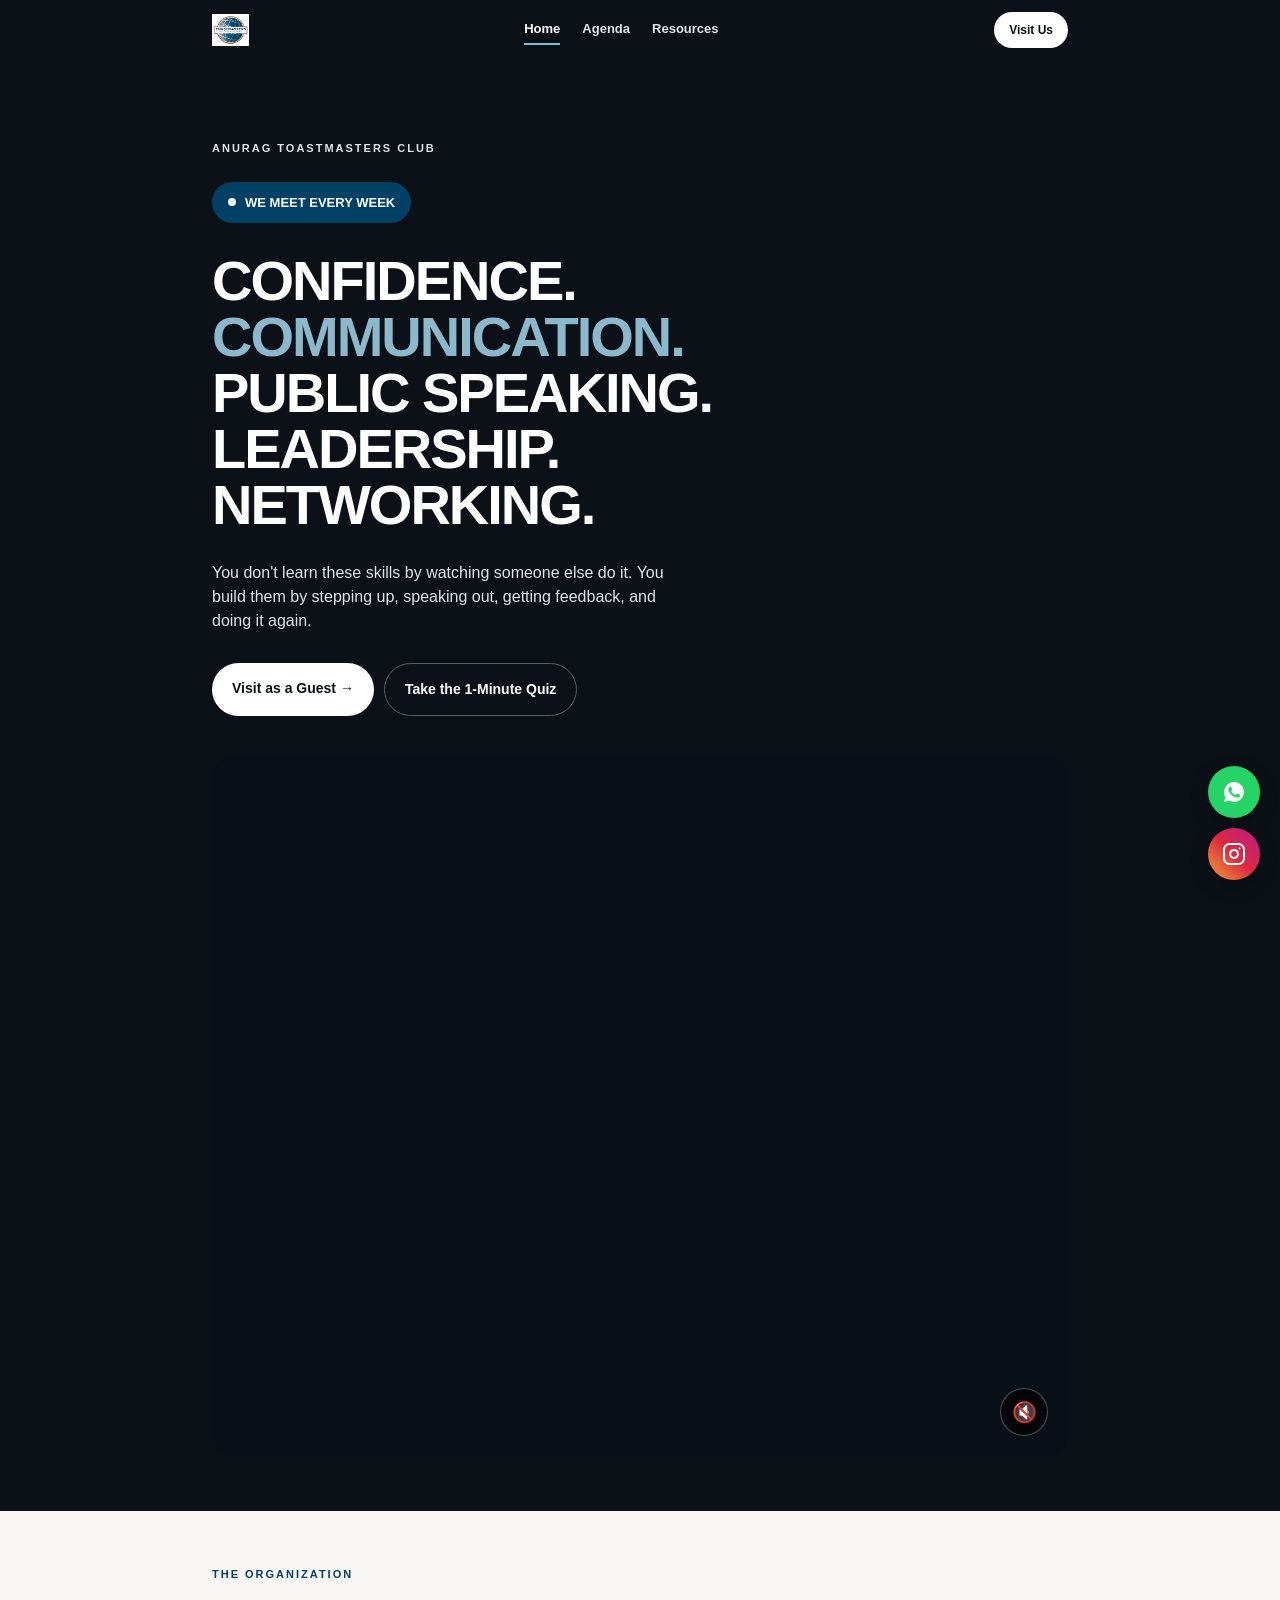
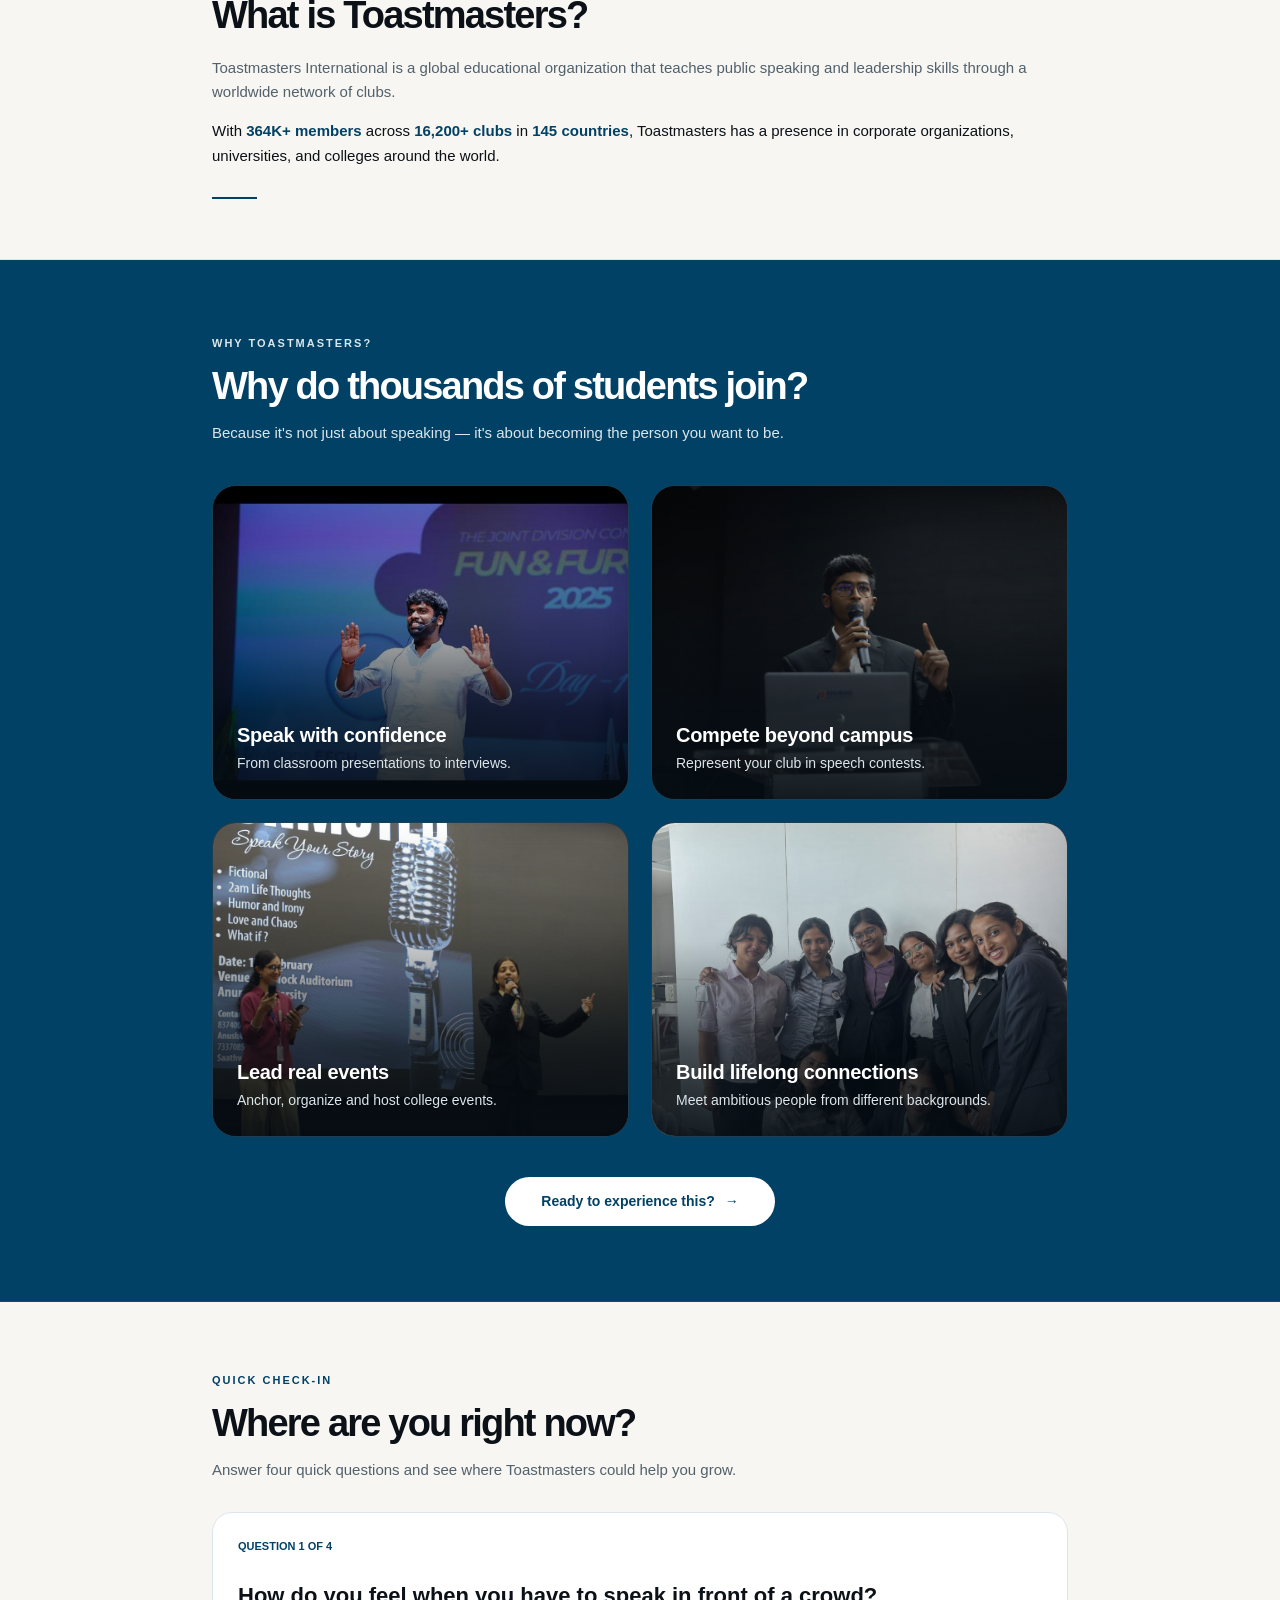
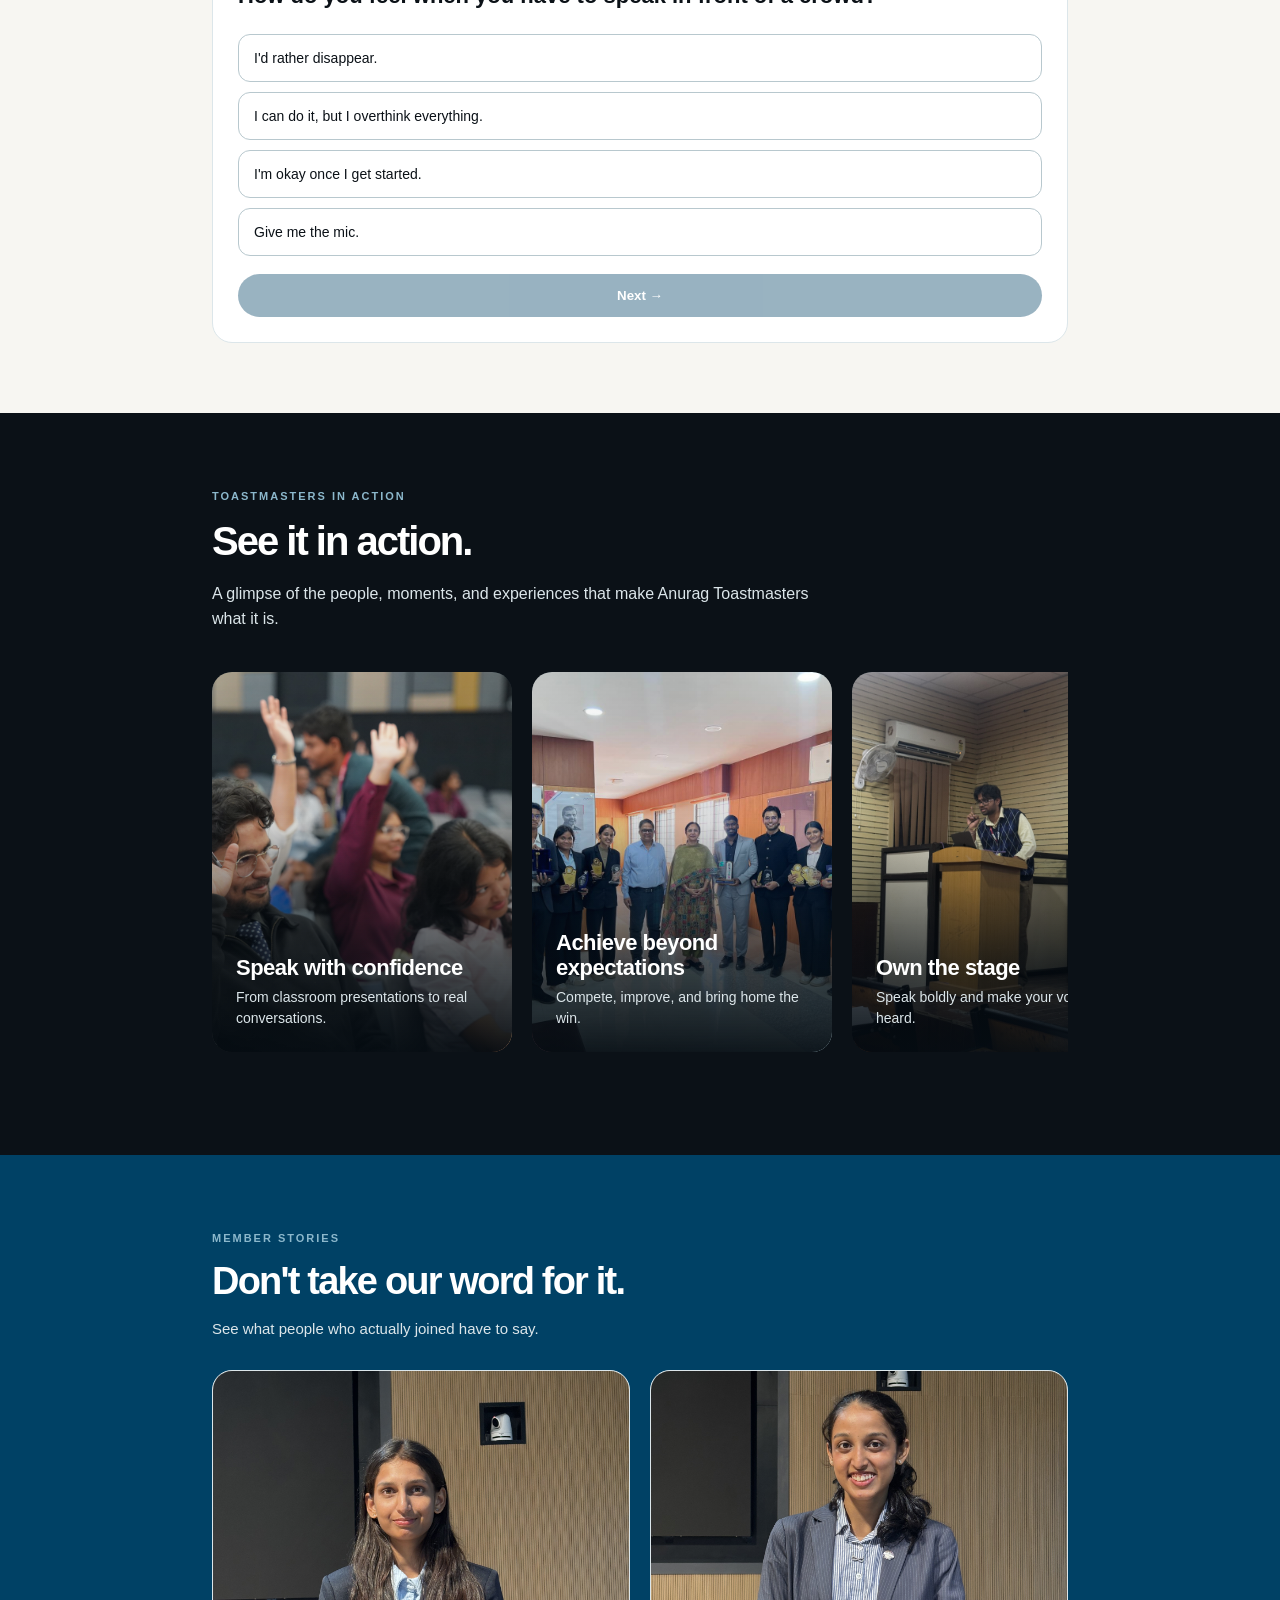
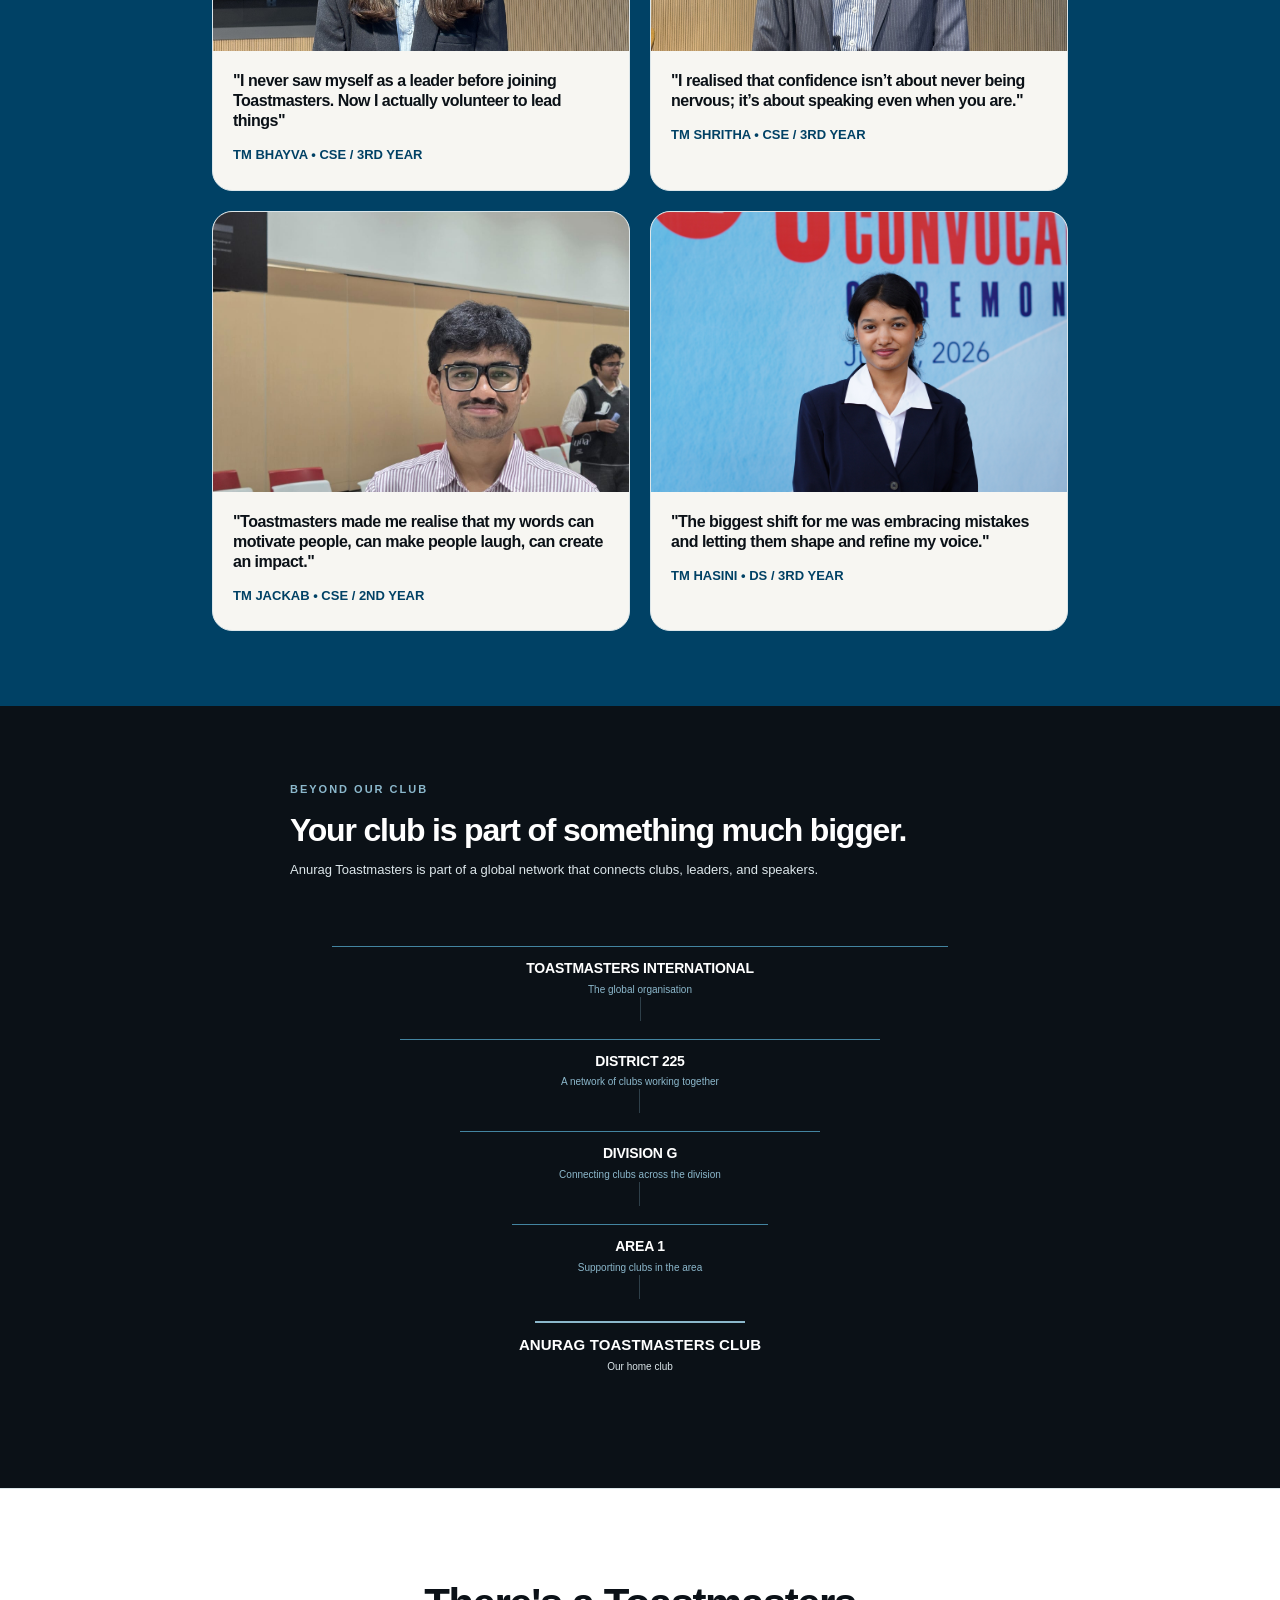
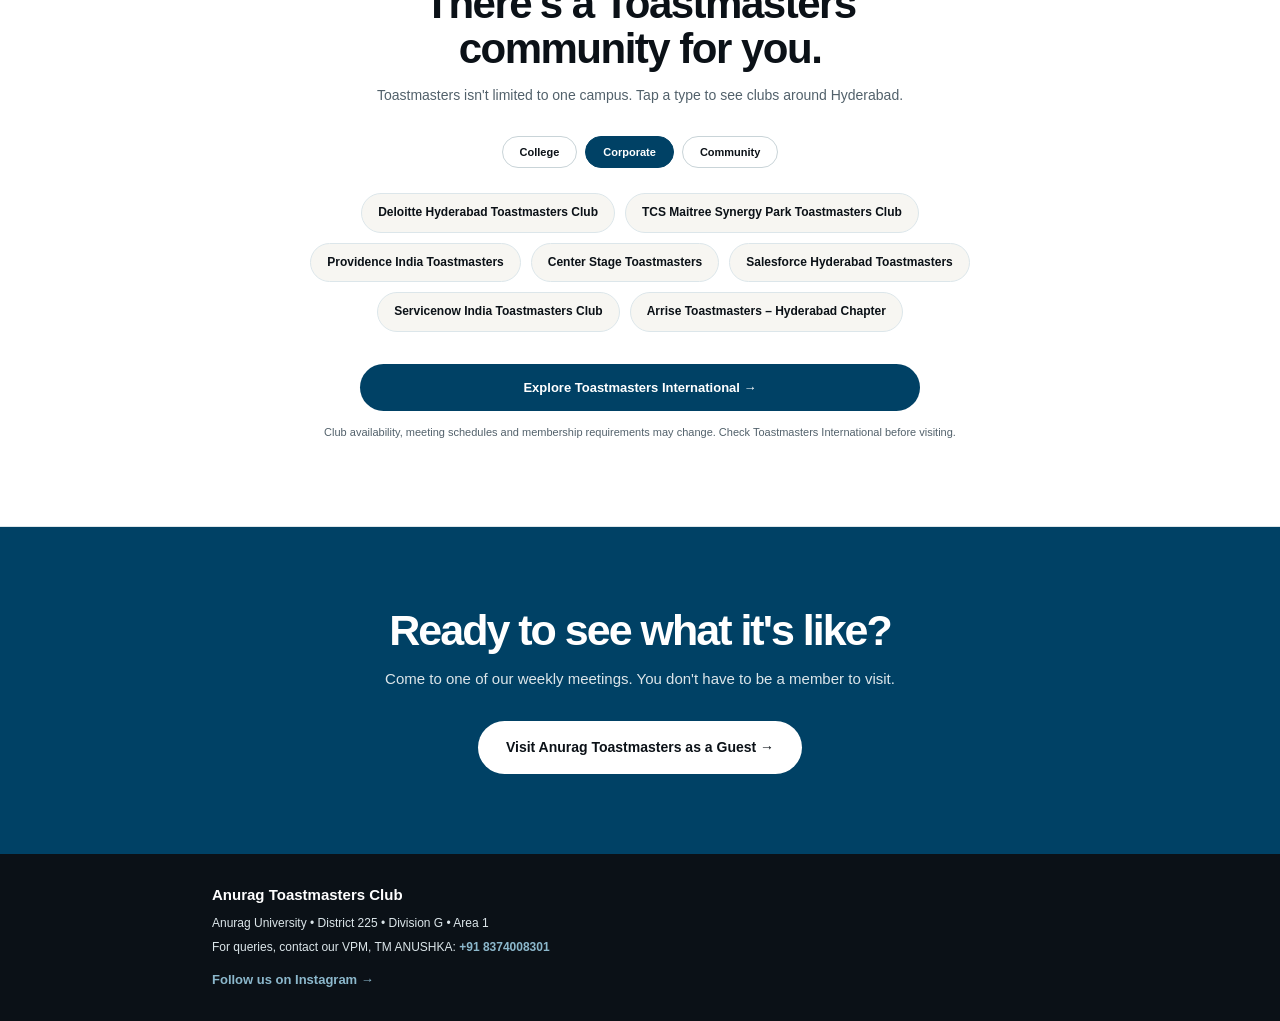
<file: index.html>
<!DOCTYPE html>
<html lang="en">

<head>
<meta name="google-site-verification" content="866FT992M_mQU6ucVI3TMR35ljnRleMjNCOtSNMtHvA" />
  <meta charset="UTF-8">
  <meta name="viewport" content="width=device-width, initial-scale=1.0">

  <title>Anurag Toastmasters Club</title>

  <style>

    /* =========================================================
       RESET + VARIABLES
    ========================================================= */

    * {
      margin: 0;
      padding: 0;
      box-sizing: border-box;
    }

    :root {
      --black: #0B1117;
      --blue: #004165;
      --offwhite: #F7F6F2;
      --softblue: #DCE6EA;
      --white: #FFFFFF;
      --text: #0B1117;
      --muted: #52616B;
    }

    html {
      scroll-behavior: smooth;
    }

    body {
      font-family: Arial, Helvetica, sans-serif;
      background: #0B1117;
      color: var(--text);
      line-height: 1.5;
      overflow-x: hidden;
      padding-top: 70px;
    }

    h1, h2, h3 {
      font-family: Arial, Helvetica, sans-serif;
      line-height: 1.08;
    }

    a {
      text-decoration: none;
      color: inherit;
    }

    button {
      font-family: inherit;
    }

    .container {
      width: 100%;
      max-width: 600px;
      margin: auto;
      padding: 0 22px;
    }


    /* =========================================================
       FIXED NAVIGATION
    ========================================================= */

    nav {
      position: fixed;
      top: 0;
      left: 0;
      width: 100%;
      z-index: 1000;
      background: #0B1117;
      padding: 12px 0;
    }

    .nav-inner {
      display: flex;
      justify-content: space-between;
      align-items: center;
    }

    .logo img {
      height: 32px;
      width: auto;
      display: block;
    }

    .nav-button {
      background: white;
      color: var(--black);
      padding: 9px 15px;
      border-radius: 30px;
      font-size: 12px;
      font-weight: 700;
      transition: 0.2s;
    }

    .nav-button:hover {
      background: #e0e0e0;
    }

    .nav-links {
      display: none;
      align-items: center;
      gap: 22px;
      color: #DCE6EA;
      font-size: 13px;
      font-weight: 700;
    }

    .nav-links a {
      padding: 4px 0;
      border-bottom: 2px solid transparent;
    }

    .nav-links a.current,
    .nav-links a:hover {
      color: white;
      border-bottom-color: #8CB8CC;
    }

    .nav-toggle {
      display: flex;
      align-items: center;
      justify-content: center;
      width: 34px;
      height: 34px;
      background: transparent;
      border: 1px solid #52616B;
      border-radius: 8px;
      color: white;
      font-size: 16px;
      cursor: pointer;
    }

    .nav-mobile-menu {
      display: none;
      flex-direction: column;
      gap: 4px;
      padding: 14px 0 6px;
    }

    .nav-mobile-menu.open {
      display: flex;
    }

    .nav-mobile-menu a {
      color: #DCE6EA;
      font-size: 14px;
      font-weight: 700;
      padding: 10px 4px;
      border-bottom: 1px solid #1B2832;
    }

    .nav-mobile-menu a.current {
      color: #8CB8CC;
    }

    @media (min-width: 768px) {

      .nav-links {
        display: flex;
      }

      .nav-toggle {
        display: none;
      }

      .nav-mobile-menu {
        display: none !important;
      }

    }


    /* =========================================================
       HERO
    ========================================================= */

    .hero {
      background: var(--black);
      color: white;
      padding: 70px 0 55px;
      min-height: 90vh;
      display: flex;
      align-items: center;
    }

    .hero-label {
      color: #DCE6EA;
      font-size: 11px;
      font-weight: 700;
      letter-spacing: 2px;
      margin-bottom: 25px;
      text-transform: uppercase;
    }

    .hero h1 {
      font-size: clamp(32px, 10vw, 56px);
      letter-spacing: -2px;
      line-height: 1;
      margin-bottom: 28px;
    }

    .hero h1 span {
      color: #8CB8CC;
    }

    .weekly {
      display: inline-flex;
      align-items: center;
      gap: 9px;
      background: var(--blue);
      color: white;
      padding: 11px 16px;
      border-radius: 30px;
      font-size: 13px;
      font-weight: 700;
      margin-bottom: 30px;
    }

    .weekly-dot {
      width: 8px;
      height: 8px;
      background: white;
      border-radius: 50%;
    }

    .hero-description {
      color: #DCE6EA;
      font-size: 16px;
      max-width: 480px;
      margin-bottom: 30px;
    }

    .hero-buttons {
      display: flex;
      flex-direction: column;
      gap: 10px;
    }

    .primary-button {
      background: white;
      color: var(--black);
      padding: 15px 20px;
      border-radius: 30px;
      text-align: center;
      font-size: 14px;
      font-weight: 800;
      transition: 0.2s;
    }

    .primary-button:hover {
      background: #f0f0f0;
    }

    .secondary-button {
      border: 1px solid #52616B;
      color: white;
      padding: 15px 20px;
      border-radius: 30px;
      text-align: center;
      font-size: 14px;
      font-weight: 700;
    }

    .hero-photo {
      margin-top: 40px;
      width: 100%;
      height: 700px;
      border-radius: 24px;
      overflow: hidden;
      position: relative;
      background: #0B1117;
    }

    .hero-video-bg {
      position: absolute !important;
      inset: -30px;
      width: calc(100% + 60px) !important;
      height: calc(100% + 60px) !important;
      object-fit: cover !important;
      filter: blur(30px);
      transform: scale(1.1);
      opacity: 0.5;
      z-index: 0;
    }

    .hero-photo::after {
      content: "";
      position: absolute;
      inset: 0;
      background: rgba(11, 17, 23, 0.35);
      z-index: 1;
      pointer-events: none;
    }

    .hero-video-main {
      position: relative !important;
      z-index: 2;
      display: block;
      width: auto !important;
      height: 100% !important;
      max-width: 100%;
      margin: auto;
      object-fit: contain !important;
    }

    #unmuteBtn {
      position: absolute;
      bottom: 20px;
      right: 20px;
      z-index: 10;
      width: 48px;
      height: 48px;
      display: flex;
      align-items: center;
      justify-content: center;
      background: rgba(0, 0, 0, 0.7);
      color: white;
      border: 1px solid rgba(255, 255, 255, 0.3);
      border-radius: 50%;
      font-size: 20px;
      cursor: pointer;
      transition: transform 0.2s ease, background 0.2s ease;
    }

    #unmuteBtn:hover {
      background: rgba(0, 0, 0, 0.9);
      transform: scale(1.08);
    }
    /* =========================================================
   WHAT IS TOASTMASTERS?
========================================================= */

.about-toastmasters {
  background: var(--offwhite);
  padding: 55px 0 60px;
  border-bottom: 1px solid var(--softblue);
}

.about-toastmasters .about-label {
  color: var(--blue);
  font-size: 11px;
  font-weight: 800;
  letter-spacing: 2px;
  text-transform: uppercase;
  margin-bottom: 12px;
}

.about-toastmasters h2 {
  color: var(--black);
  font-size: 38px;
  letter-spacing: -1.8px;
  margin-bottom: 20px;
}

.about-toastmasters p {
  color: var(--muted);
  font-size: 15px;
  line-height: 1.65;
  max-width: 850px;
}

.about-toastmasters .about-highlight {
  margin-top: 14px;
  color: var(--black);
}

.about-toastmasters strong {
  color: var(--blue);
  font-weight: 800;
}

.about-toastmasters .about-divider {
  width: 45px;
  height: 2px;
  background: var(--blue);
  margin-top: 28px;
}

@media (max-width: 767px) {

  .about-toastmasters {
    padding: 50px 0 55px;
  }

  .about-toastmasters h2 {
    font-size: 32px;
  }

  .about-toastmasters p {
    font-size: 14px;
  }

}


    /* =========================================================
       WHY TOASTMASTERS?
    ========================================================= */

    .why-section {
      background: var(--blue);
      color: white;
      padding: 75px 0;
      border-bottom: 1px solid rgba(255,255,255,0.06);
    }

    .why-section .section-label {
      color: #DCE6EA;
    }

    .why-section .section-title {
      color: white;
    }

    .why-section .section-description {
      color: #DCE6EA;
    }

    .why-grid {
      display: grid;
      grid-template-columns: 1fr;
      gap: 22px;
      margin-top: 40px;
    }

 .why-card {
    position: relative;
    height: 315px;

    border-radius: 24px;
    overflow: hidden;

    border: 1px solid rgba(255,255,255,0.10);

    background: #05283D;

    transition:
        transform 0.25s ease,
        box-shadow 0.3s ease;
}

.why-card:hover {
    transform: translateY(-4px);
    box-shadow: 0 16px 32px rgba(0,0,0,0.30);
}


/* FULL BACKGROUND IMAGE */

.why-card img {
    position: absolute;

    inset: 0;

    width: 100%;
    height: 100%;

    object-fit: cover;

    display: block;

    z-index: 0;

    transition: transform 0.4s ease;
}


/* SLIGHT IMAGE ZOOM ON HOVER */

.why-card:hover img {
    transform: scale(1.04);
}


/* DARK TRANSPARENT GRADIENT
   SO TEXT IS EASY TO READ
   BUT IMAGE REMAINS VISIBLE */

.why-card::after {
    content: "";

    position: absolute;

    inset: 0;

    z-index: 1;

    background:
        linear-gradient(
            to top,
            rgba(5, 12, 18, 0.92) 0%,
            rgba(5, 12, 18, 0.72) 28%,
            rgba(5, 12, 18, 0.20) 62%,
            rgba(5, 12, 18, 0.00) 100%
        );

    pointer-events: none;
}


/* CAPTION OVER THE IMAGE */

.why-card-content {
    position: absolute;

    left: 0;
    right: 0;
    bottom: 0;

    z-index: 2;

    padding: 28px 24px 25px;

    color: white;
}

.why-card-content h3 {
    font-size: 22px;

    letter-spacing: -0.4px;

    margin-bottom: 7px;

    color: white;
}

.why-card-content p {
    color: #DCE6EA;

    font-size: 14px;

    line-height: 1.5;

    max-width: 500px;
}
    .why-card-content h3 {
      font-size: 20px;
      letter-spacing: -0.3px;
      margin-bottom: 6px;
      color: white;
    }

    .why-card-content p {
      color: #DCE6EA;
      font-size: 14px;
      line-height: 1.5;
    }

    .why-cta {
      margin-top: 40px;
      text-align: center;
    }

    .why-cta .primary-button {
      display: inline-block;
      padding: 14px 36px;
      background: white;
      color: var(--blue);
      font-weight: 800;
    }

    .why-cta .primary-button:hover {
      background: #f0f0f0;
    }


    /* =========================================================
       QUIZ
    ========================================================= */

    .quiz-section {
      background: var(--offwhite);
      padding: 70px 0;
    }

    .section-label {
      color: var(--blue);
      font-size: 11px;
      font-weight: 800;
      letter-spacing: 2px;
      text-transform: uppercase;
      margin-bottom: 15px;
    }

    .section-title {
      font-size: 38px;
      letter-spacing: -1.8px;
      margin-bottom: 15px;
    }

    .section-description {
      color: var(--muted);
      font-size: 15px;
      margin-bottom: 30px;
    }

    .quiz-box {
      background: white;
      padding: 25px;
      border-radius: 20px;
      border: 1px solid var(--softblue);
    }

    .quiz-progress {
      font-size: 11px;
      color: var(--blue);
      font-weight: 800;
      margin-bottom: 25px;
    }

    .quiz-question {
      font-size: 22px;
      font-weight: 800;
      margin-bottom: 22px;
    }

    .quiz-options {
      display: flex;
      flex-direction: column;
      gap: 10px;
    }

    .quiz-option {
      background: white;
      border: 1px solid #B8C8CE;
      padding: 15px;
      border-radius: 12px;
      text-align: left;
      cursor: pointer;
      font-size: 14px;
      color: var(--black);
      transition: 0.2s;
    }

    .quiz-option:hover {
      border-color: var(--blue);
    }

    .quiz-option.selected {
      background: var(--blue);
      color: white;
      border-color: var(--blue);
    }

    .quiz-next {
      width: 100%;
      margin-top: 18px;
      padding: 14px;
      border: none;
      border-radius: 30px;
      background: var(--blue);
      color: white;
      font-weight: 800;
      cursor: pointer;
    }

    .quiz-next:disabled {
      opacity: 0.4;
      cursor: not-allowed;
    }

    .quiz-result {
      background: var(--blue);
      color: white;
      padding: 30px;
      border-radius: 20px;
    }

    .quiz-result h3 {
      font-size: 28px;
      margin: 10px 0;
    }

    .quiz-result p {
      color: #DCE6EA;
    }


    /* =========================================================
       WHAT HAPPENS HERE
    ========================================================= */

    .happens-section {
      background: var(--blue);
      color: white;
      padding: 75px 0;
    }

    .happens-section .section-label {
      color: #DCE6EA;
    }

    .happens-section .section-title {
      color: white;
    }

    .happens-section .section-description {
      color: #DCE6EA;
    }

    .happens-grid {
      margin-top: 40px;
      display: grid;
      grid-template-columns: 1fr;
      gap: 18px;
    }

    .happens-card {
      position: relative;
      height: 320px;
      border-radius: 20px;
      overflow: hidden;
      isolation: isolate;
      background: #05283D;
    }

    .happens-card img {
      position: absolute;
      inset: 0;
      width: 100%;
      height: 100%;
      object-fit: cover;
      transition: transform 0.5s ease;
    }

    .happens-card::after {
      content: "";
      position: absolute;
      inset: 0;
      background: linear-gradient(
        180deg,
        rgba(11,17,23,0.05) 28%,
        rgba(11,17,23,0.94) 100%
      );
      z-index: 1;
      pointer-events: none;
    }

    .happens-card-content {
      position: absolute;
      left: 0;
      right: 0;
      bottom: 0;
      z-index: 2;
      padding: 24px;
    }

    .happens-number {
      color: #8CB8CC;
      font-size: 11px;
      font-weight: 800;
      letter-spacing: 1.5px;
    }

    .happens-card-content h3 {
      color: white;
      font-size: 24px;
      letter-spacing: -0.6px;
      margin: 8px 0 8px;
    }

    .happens-card-content p {
      color: #DCE6EA;
      font-size: 14px;
      line-height: 1.5;
    }

    @media (hover: hover) {
      .happens-card:hover img {
        transform: scale(1.06);
      }
    }


    /* =========================================================
       FLASHCARDS
    ========================================================= */
/* =========================================================
   TOASTMASTERS MOMENTS
========================================================= */

.moments-section {
    background: var(--black);
    padding: 75px 0 85px;
    overflow: hidden;
}

.moments-section .section-label {
    color: #8CB8CC;
}

.moments-intro {
    margin-bottom: 35px;
}

.moments-intro h2 {
    color: white;
    font-size: 40px;
    letter-spacing: -2px;
    margin-bottom: 18px;
}

.moments-intro p {
    color: #DCE6EA;
    font-size: 16px;
    line-height: 1.6;
    max-width: 600px;
}


/* =========================================================
   SWIPEABLE PHOTO ROW
========================================================= */

.moments-gallery {
    display: flex;
    gap: 16px;

    overflow-x: auto;

    padding: 5px 0 15px;

    scroll-snap-type: x mandatory;

    -webkit-overflow-scrolling: touch;

    scrollbar-width: none;
}

.moments-gallery::-webkit-scrollbar {
    display: none;
}


/* =========================================================
   PHOTO
========================================================= */
.moment-photo {
    flex: 0 0 82%;
    height: 330px;

    border-radius: 20px;
    overflow: hidden;

    background: #1B2832;

    scroll-snap-align: start;

    position: relative;
}


/* IMAGE */

.moment-photo img {
    position: absolute;

    inset: 0;

    width: 100%;
    height: 100%;

    object-fit: cover;

    display: block;

    transition: transform 0.4s ease;
}


/* DARK GRADIENT AT BOTTOM */

.moment-photo::after {
    content: "";

    position: absolute;

    inset: 0;

    background: linear-gradient(
        to top,
        rgba(5, 12, 18, 0.95) 0%,
        rgba(5, 12, 18, 0.70) 25%,
        rgba(5, 12, 18, 0.15) 60%,
        rgba(5, 12, 18, 0) 100%
    );

    z-index: 1;

    pointer-events: none;
}


/* CAPTION */

.moment-caption {
    position: absolute;

    left: 0;
    right: 0;
    bottom: 0;

    z-index: 2;

    padding: 28px 24px 24px;

    color: white;
}


.moment-caption h3 {
    color: white;

    font-size: 22px;

    line-height: 1.15;

    letter-spacing: -0.5px;

    margin-bottom: 7px;
}


.moment-caption p {
    color: #DCE6EA;

    font-size: 14px;

    line-height: 1.45;

    margin: 0;
}


/* IMAGE HOVER */

@media (hover: hover) {

    .moment-photo:hover img {
        transform: scale(1.04);
    }

}

.moment-photo img {
    width: 100%;
    height: 100%;

    display: block;

    object-fit: cover;
}


/* =========================================================
   DESKTOP
========================================================= */
@media (min-width: 768px) {

    .moments-gallery {
        gap: 20px;
        overflow-x: auto;
        cursor: grab;
        padding-bottom: 18px;
        scrollbar-width: thin;
    }

    .moments-gallery:active {
        cursor: grabbing;
    }

    .moment-photo {
        flex: 0 0 300px;
        height: 380px;
    }

}

/* =========================================================
   MOBILE
========================================================= */

@media (max-width: 600px) {

    .moments-section {
        padding: 65px 0 70px;
    }

    .moments-intro h2 {
        font-size: 32px;
    }

    .moment-photo {
        flex: 0 0 84%;
        height: 290px;
        border-radius: 16px;
    }

}

    /* =========================================================
       MEMBER STORIES
    ========================================================= */

    .stories-section {
      background: var(--blue);
      padding: 75px 0;
    }

    .stories-section .section-label {
      color: #8CB8CC;
    }

    .stories-section .section-title {
      color: white;
    }

    .stories-section .section-description {
      color: #DCE6EA;
    }

    .story {
      margin-top: 45px;
      border-radius: 20px;
      overflow: hidden;
      background: var(--offwhite);
      border: 1px solid var(--softblue);
    }

    .stories-grid {
      display: grid;
      grid-template-columns: 1fr;
      gap: 20px;
    }

    .story-photo {
      width: 100%;
      height: 400px;
      background: #DCE6EA;
      display: flex;
      align-items: center;
      justify-content: center;
      color: var(--blue);
      font-size: 11px;
      font-weight: 800;
      letter-spacing: 1px;
      overflow: hidden;
    }

    .story-photo img {
      width: 100%;
      height: 100%;
      object-fit: cover;
      display: block;
    }

    .story-quote {
      padding: 20px 20px 25px;
    }

    .story-quote blockquote {
      font-size: 25px;
      font-weight: 700;
      line-height: 1.25;
      letter-spacing: -0.5px;
    }

    .story-name {
      color: var(--blue);
      font-size: 13px;
      font-weight: 800;
      margin-top: 14px;
    }


    /* =========================================================
   BEYOND THE CLUB
========================================================= */

.beyond-section {
  background: var(--black);
  color: white;
  padding: 75px 0 90px;
  overflow: hidden;
}

.beyond-intro {
  max-width: 700px;
  margin: 0 auto;
}

.beyond-intro .section-label {
  color: #8CB8CC;
  margin-bottom: 14px;
}

.beyond-intro h2 {
  color: white;
  font-size: 30px;
  line-height: 1.15;
  letter-spacing: -1.2px;
  margin-bottom: 12px;
}

.beyond-intro p {
  color: #DCE6EA;
  font-size: 13px;
  line-height: 1.5;
  max-width: 650px;
}


/* HIERARCHY */

.hierarchy {
  position: relative;
  margin: 48px auto 0;
  display: flex;
  flex-direction: column;
  align-items: center;
}


/* Each level */

.hierarchy-level {
  position: relative;
  text-align: center;

  display: flex;
  flex-direction: column;
  align-items: center;

  padding: 18px 0 24px;

  color: white;
}


/* Progressive shrinking */

.hierarchy-international {
  width: 72%;
}

.hierarchy-district {
  width: 56%;
}

.hierarchy-division {
  width: 42%;
}

.hierarchy-area {
  width: 30%;
}

.hierarchy-club {
  width: 24%;
  min-width: 210px;
}


/* Thin horizontal editorial line */

.hierarchy-line {
  width: 100%;
  height: 1px;
  background: #4384a0;
  margin-bottom: 13px;
}


/* Typography */

.hierarchy-level h3 {
  font-size: 13px;
  line-height: 1.2;
  font-weight: 800;
  letter-spacing: -0.2px;
  color: white;
  white-space: nowrap;
}

.hierarchy-level p {
  margin-top: 6px;
  font-size: 10px;
  line-height: 1.4;
  color: #8CB8CC;
}


/* Connector between levels */

.hierarchy-level:not(:last-child)::after {
  content: "";
  position: absolute;

  bottom: 0;

  width: 1px;
  height: 24px;

  background: rgba(140, 184, 204, 0.28);
}


/* Final club gets strongest emphasis */

.hierarchy-club {
  padding-top: 22px;
}

.hierarchy-club .hierarchy-line {
  height: 2px;
  background: #8CB8CC;
}

.hierarchy-club h3 {
  font-size: 14px;
  letter-spacing: 0.1px;
}

.hierarchy-club p {
  color: #DCE6EA;
}


/* MOBILE */

@media (max-width: 767px) {

  .beyond-section {
    padding: 65px 0 75px;
  }

  .beyond-intro h2 {
    font-size: 27px;
  }

  .beyond-intro p {
    font-size: 13px;
  }

  .hierarchy {
    margin-top: 40px;
  }

  .hierarchy-international {
    width: 92%;
  }

  .hierarchy-district {
    width: 75%;
  }

  .hierarchy-division {
    width: 60%;
  }

  .hierarchy-area {
    width: 45%;
  }

  .hierarchy-club {
    width: 72%;
    min-width: 0;
  }

  .hierarchy-level h3 {
    font-size: 11px;
  }

  .hierarchy-club h3 {
    font-size: 12px;
  }

}


/* DESKTOP */

@media (min-width: 768px) {

  .beyond-intro h2 {
    font-size: 32px;
  }

  .hierarchy-level h3 {
    font-size: 14px;
  }

  .hierarchy-club h3 {
    font-size: 15px;
  }

}

    /* =========================================================
       LOOKING FOR A DIFFERENT CLUB?
    ========================================================= */

    .club-finder-section {
      background: white;
      padding: 80px 0 85px;
      border-top: 1px solid var(--softblue);
      border-bottom: 1px solid var(--softblue);
    }

    .club-finder-intro {
      max-width: 650px;
      margin: 0 auto;
      text-align: center;
    }

    .club-finder-intro .section-label {
      color: var(--blue);
      margin-bottom: 12px;
    }

    .club-finder-intro h2 {
      font-size: 34px;
      letter-spacing: -1.5px;
      margin-bottom: 12px;
      color: var(--black);
    }

    .club-finder-intro p {
      color: var(--muted);
      font-size: 14px;
      line-height: 1.6;
    }

    .club-filters {
      display: flex;
      justify-content: center;
      align-items: center;
      flex-wrap: wrap;
      gap: 8px;
      margin: 30px auto 25px;
    }

    .club-filter {
      border: 1px solid #C9D4D8;
      background: white;
      color: var(--black);
      padding: 9px 17px;
      border-radius: 30px;
      font-size: 11px;
      font-weight: 800;
      cursor: pointer;
      transition: all 0.2s ease;
    }

    .club-filter:hover {
      border-color: var(--blue);
      color: var(--blue);
    }

    .club-filter.active {
      background: var(--blue);
      color: white;
      border-color: var(--blue);
    }

    .club-list {
      display: flex;
      flex-wrap: wrap;
      justify-content: center;
      gap: 10px;
      max-width: 760px;
      margin: 0 auto;
      min-height: 100px;
      align-content: flex-start;
    }

    .club-pill {
      display: inline-flex;
      align-items: center;
      justify-content: center;
      background: #F7F6F2;
      border: 1px solid #DCE6EA;
      color: var(--black);
      padding: 11px 16px;
      border-radius: 30px;
      font-size: 12px;
      font-weight: 700;
      line-height: 1.3;
      text-align: center;
      transition: all 0.2s ease;
      animation: clubAppear 0.25s ease both;
    }

    .club-pill:hover {
      border-color: var(--blue);
      color: var(--blue);
      transform: translateY(-2px);
    }

    @keyframes clubAppear {
      from {
        opacity: 0;
        transform: translateY(5px);
      }
      to {
        opacity: 1;
        transform: translateY(0);
      }
    }

    .club-finder-button-wrap {
      text-align: center;
      margin-top: 32px;
    }

    .club-finder-button {
      display: inline-block;
      width: 100%;
      max-width: 560px;
      background: var(--blue);
      color: white;
      padding: 14px 22px;
      border-radius: 30px;
      font-size: 13px;
      font-weight: 800;
      transition: 0.2s ease;
    }

    .club-finder-button:hover {
      background: #003650;
      transform: translateY(-1px);
    }

    .club-note {
      text-align: center;
      color: var(--muted);
      font-size: 11px;
      margin-top: 13px;
    }


    /* =========================================================
       FINAL CTA
    ========================================================= */

    .final-cta {
      background: var(--blue);
      color: white;
      padding: 80px 0;
      text-align: center;
    }

    .final-cta h2 {
      font-size: 43px;
      letter-spacing: -2px;
      margin-bottom: 15px;
    }

    .final-cta p {
      color: #DCE6EA;
      font-size: 15px;
      margin-bottom: 30px;
    }

    .final-button {
      display: inline-block;
      background: white;
      color: var(--black);
      padding: 16px 28px;
      border-radius: 30px;
      font-size: 14px;
      font-weight: 800;
      transition: 0.2s;
    }

    .final-button:hover {
      background: #f0f0f0;
    }


    /* =========================================================
       FOOTER
    ========================================================= */

    footer {
      background: var(--black);
      color: #DCE6EA;
      padding: 30px 0;
    }

    .footer-title {
      color: white;
      font-weight: 800;
      font-size: 15px;
    }

    .footer-text {
      font-size: 12px;
      margin-top: 8px;
    }

    .footer-instagram {
      display: inline-block;
      margin-top: 14px;
      color: #8CB8CC;
      font-size: 13px;
      font-weight: 700;
    }

    .footer-logo img {
      height: 26px;
      width: auto;
      display: block;
      margin-bottom: 12px;
    }


    /* =========================================================
       FLOATING LINKS
    ========================================================= */

    .floating-links {
      position: fixed;
      bottom: 20px;
      right: 20px;
      z-index: 999;
      display: flex;
      flex-direction: column;
      gap: 10px;
    }

    .float-btn {
      width: 52px;
      height: 52px;
      border-radius: 50%;
      display: flex;
      align-items: center;
      justify-content: center;
      font-size: 22px;
      box-shadow: 0 6px 18px rgba(0,0,0,0.25);
    }

    .float-btn.whatsapp {
      background: #25D366;
    }

    .float-btn.instagram {
      background: linear-gradient(
        45deg,
        #f09433,
        #e6683c,
        #dc2743,
        #cc2366,
        #bc1888
      );
    }


    /* =========================================================
       DESKTOP
    ========================================================= */

    @media (min-width: 768px) {

      .container {
        max-width: 900px;
      }

      .hero-buttons {
        flex-direction: row;
      }

      .hero {
        min-height: 85vh;
      }

      .hero-photo {
        margin-top: 40px;
        height: 700px;
      }

      .happens-grid {
        grid-template-columns: 1fr 1fr;
        gap: 22px;
      }

      .happens-card {
        height: 380px;
      }

     

      .stories-grid {
        grid-template-columns: 1fr 1fr;
      }

      .stories-grid .story {
        margin-top: 0;
      }

      .stories-grid .story-photo {
        height: 280px;
      }

      .stories-grid .story-quote blockquote {
        font-size: 16px;
      }

      .story-photo {
        height: 500px;
      }

      .why-grid {
        grid-template-columns: 1fr 1fr;
      }

      .club-finder-intro h2 {
        font-size: 42px;
      }

      .club-finder-button {
        max-width: 560px;
      }

    }


    /* =========================================================
       MOBILE
    ========================================================= */

    @media (max-width: 767px) {

      .beyond-section {
        padding: 70px 0 80px;
      }

      .beyond-intro {
        margin-bottom: 48px;
      }

      .beyond-intro h2 {
        font-size: 34px;
      }

      .hierarchy-level {
        height: 62px;
        font-size: 9px;
        letter-spacing: 1.4px;
      }

      .hierarchy-international {
        width: 100%;
      }

      .hierarchy-district {
        width: 82%;
      }

      .hierarchy-division {
        width: 65%;
      }

      .hierarchy-area {
        width: 48%;
      }

      .hierarchy-club {
        width: 70%;
        min-width: 0;
        font-size: 10px;
      }

      .club-finder-section {
        padding: 65px 0 70px;
      }

      .club-finder-intro h2 {
        font-size: 31px;
      }

      .club-pill {
        font-size: 11px;
        padding: 10px 13px;
      }

    }


    html,
    body {
      width: 100%;
      max-width: 100%;
      overflow-x: hidden;
    }

    img,
    video,
    iframe {
      max-width: 100%;
    }
    /* =========================================================
   MOMENTS GALLERY - DESKTOP SCROLL
========================================================= */

@media (min-width: 768px) {

    .moments-gallery {
        overflow-x: auto;
        cursor: grab;
        padding-bottom: 18px;
        scrollbar-width: thin;
    }

    .moments-gallery:active {
        cursor: grabbing;
    }

    .moment-photo {
        flex: 0 0 300px;
    }

}

  </style>

</head>


<body>


<!-- =====================================================
     NAV
===================================================== -->

<nav>

  <div class="container nav-inner">

    <div class="logo">
     <img src="logo.jpg" alt="Anurag Toastmasters Logo">
    </div>

    <div class="nav-links">

      <a href="index.html" class="current">Home</a>

      <a href="agenda.html">Agenda</a>

      <a href="resources.html">Resources</a>

    </div>

    <div style="display:flex; align-items:center; gap:10px;">

      <a
        href="https://forms.gle/u5iXz8gvccPTfWBy9"
        class="nav-button"
      >
        Visit Us
      </a>

      <button
        class="nav-toggle"
        id="navToggle"
        type="button"
        aria-label="Menu"
      >
        ☰
      </button>

    </div>

  </div>


  <div class="container">

    <div class="nav-mobile-menu" id="navMobileMenu">

      <a href="index.html" class="current">Home</a>

      <a href="agenda.html">Agenda</a>

      <a href="resources.html">Resources</a>

    </div>

  </div>

</nav>



<!-- =====================================================
     HERO
===================================================== -->

<section class="hero">

  <div class="container">

    <div class="hero-label">
      ANURAG Toastmasters Club
    </div>

    <div class="weekly">
      <span class="weekly-dot"></span>
      WE MEET EVERY WEEK
    </div>

    <h1>
      CONFIDENCE.<br>
      <span>COMMUNICATION.</span><br>
      PUBLIC SPEAKING.<br>
      LEADERSHIP.<br>
      NETWORKING.
    </h1>

    <p class="hero-description">
      You don't learn these skills by watching someone else do it.
      You build them by stepping up, speaking out, getting feedback,
      and doing it again.
    </p>

    <div class="hero-buttons">

      <a href="#visit" class="primary-button">
        Visit as a Guest →
      </a>

      <a href="#quiz" class="secondary-button">
        Take the 1-Minute Quiz
      </a>

    </div>

    <div class="hero-photo">

      <!--<video
        class="hero-video-bg"
        src="Video01.mp4"
        autoplay
        muted
        loop
        playsinline>
      </video> -->

      <video
        id="heroVid"
        class="hero-video-main"
        src="Video02.mp4"
        autoplay
        muted
        loop
        playsinline>
      </video>

      <button id="unmuteBtn" type="button">
        🔇
      </button>

    </div>

  </div>

</section>

<!-- =====================================================
     WHAT IS TOASTMASTERS?
===================================================== -->

<section class="about-toastmasters">

  <div class="container">

    <div class="about-label">
      THE ORGANIZATION
    </div>

    <h2>
      What is Toastmasters?
    </h2>

    <p>
      Toastmasters International is a global educational organization
      that teaches public speaking and leadership skills through a
      worldwide network of clubs.
    </p>

    <p class="about-highlight">
      With <strong>364K+ members</strong> across
      <strong>16,200+ clubs</strong> in
      <strong>145 countries</strong>, Toastmasters has a presence
      in corporate organizations, universities, and colleges around
      the world.
    </p>

    <div class="about-divider"></div>

  </div>

</section>




<!-- =====================================================
     WHY TOASTMASTERS?
===================================================== -->

<section class="why-section" id="why">

  <div class="container">

    <div class="section-label">
      WHY TOASTMASTERS?
    </div>

    <h2 class="section-title">
      Why do thousands of students join?
    </h2>

    <p class="section-description">
      Because it's not just about speaking — it's about becoming
      the person you want to be.
    </p>

    <div class="why-grid">

      <div class="why-card">

        <img
          src="vspeech.jpeg"
          alt="Speak with confidence"
        >

        <div class="why-card-content">

          <h3>
            Speak with confidence
          </h3>

          <p>
            From classroom presentations to interviews.
          </p>

        </div>

      </div>


      <div class="why-card">

        <img
          src="speech5.jpeg"
          alt="Compete beyond campus"
        >

        <div class="why-card-content">

          <h3>
            Compete beyond campus
          </h3>

          <p>
            Represent your club in speech contests.
          </p>

        </div>

      </div>


      <div class="why-card">

        <img
          src="unmuted1.jpeg"
          alt="Lead real events"
        >

        <div class="why-card-content">

          <h3>
            Lead real events
          </h3>

          <p>
            Anchor, organize and host college events.
          </p>

        </div>

      </div>


      <div class="why-card">

        <img
          src="girls.jpeg"
          alt="Build lifelong connections"
        >

        <div class="why-card-content">

          <h3>
            Build lifelong connections
          </h3>

          <p>
            Meet ambitious people from different backgrounds.
          </p>

        </div>

      </div>

    </div>


    <div class="why-cta">

      <a href="#visit" class="primary-button">
        Ready to experience this?
        <span style="display:inline-block;margin-left:6px;">
          →
        </span>
      </a>

    </div>

  </div>

</section>



<!-- =====================================================
     QUIZ
===================================================== -->

<section class="quiz-section" id="quiz">

  <div class="container">

    <div class="section-label">
      QUICK CHECK-IN
    </div>

    <h2 class="section-title">
      Where are you right now?
    </h2>

    <p class="section-description">
      Answer four quick questions and see where Toastmasters
      could help you grow.
    </p>

    <div class="quiz-box" id="quizBox">

      <div class="quiz-progress" id="quizProgress">
        QUESTION 1 OF 4
      </div>

      <div class="quiz-question" id="quizQuestion"></div>

      <div class="quiz-options" id="quizOptions"></div>

      <button
        class="quiz-next"
        id="quizNext"
        disabled
      >
        Next →
      </button>

    </div>

    <div
      class="quiz-result"
      id="quizResult"
      style="display:none;"
    ></div>

  </div>

</section>



<!-- =====================================================
     SKILLS / FLASHCARDS
===================================================== -->

<!-- =====================================================
     TOASTMASTERS MOMENTS
===================================================== -->

<section class="moments-section">

<div class="container">

    <div class="moments-intro">

        <div class="section-label">
            TOASTMASTERS IN ACTION
        </div>

        <h2>
            See it in action.
        </h2>

        <p>
            A glimpse of the people, moments, and experiences
            that make Anurag Toastmasters what it is.
        </p>

    </div>

<div class="moments-gallery">

    <!-- PHOTO 1 — Audience raising hands -->
    <div class="moment-photo">
        <img
            src="img4.jpeg"
            alt="Audience participating"
            loading="lazy">

        <div class="moment-caption">
            <h3>Speak with confidence</h3>
            <p>From classroom presentations to real conversations.</p>
        </div>
    </div>


    <!-- PHOTO 2 — Awards -->
    <div class="moment-photo">
        <img
            src="award.jpeg"
            alt="Toastmasters awards"
            loading="lazy">

        <div class="moment-caption">
            <h3>Achieve beyond expectations</h3>
            <p>Compete, improve, and bring home the win.</p>
        </div>
    </div>


    <!-- PHOTO 3 — Person on stage -->
    <div class="moment-photo">
        <img
            src="speech3.jpg"
            alt="Toastmasters speaker on stage"
            loading="lazy">

        <div class="moment-caption">
            <h3>Own the stage</h3>
            <p>Speak boldly and make your voice heard.</p>
        </div>
    </div>


    <!-- PHOTO 4 — Leading a team -->
    <div class="moment-photo">
        <img
            src="img3.jpg"
            alt="Toastmasters leadership"
            loading="lazy">

        <div class="moment-caption">
            <h3>Lead with confidence</h3>
            <p>Build leadership skills that go beyond the club.</p>
        </div>
    </div>


    <!-- PHOTO 5 — Networking -->
    <div class="moment-photo">
        <img
            src="card4.jpeg"
            alt="Toastmasters networking"
            loading="lazy">

        <div class="moment-caption">
            <h3>Build lifelong connections</h3>
            <p>Meet ambitious people and grow together.</p>
        </div>
    </div>


    <!-- PHOTO 6 — Community -->
    <div class="moment-photo">
        <img
            src="card2.jpeg"
            alt="Toastmasters community"
            loading="lazy">

        <div class="moment-caption">
            <h3>Grow together</h3>
            <p>Learn, connect, and become better together.</p>
        </div>
    </div>

</div>
</div>

</section>

<!-- =====================================================
     MEMBER STORIES
===================================================== -->

<section class="stories-section" id="stories">

  <div class="container">

    <div class="section-label">
      MEMBER STORIES
    </div>

    <h2 class="section-title">
      Don't take our word for it.
    </h2>

    <p class="section-description">
      See what people who actually joined have to say.
    </p>


    <div class="stories-grid">


      <div class="story">

        <div class="story-photo">
          <img
            src="bhav.jpg"
            alt="Member 1"
          >
        </div>

        <div class="story-quote">

          <blockquote>
            "I never saw myself as a leader before joining Toastmasters. Now I actually volunteer to lead things"
          </blockquote>

          <div class="story-name">
            TM BHAYVA • CSE / 3RD YEAR
          </div>

        </div>

      </div>


      <div class="story">

        <div class="story-photo">
          <img
            src="shr.jpg"
            alt="Member 2"
          >
        </div>

        <div class="story-quote">

          <blockquote>
            "I realised that confidence isn’t about never being nervous; it’s about speaking even when you are."
          </blockquote>

          <div class="story-name">
            TM SHRITHA • CSE / 3RD YEAR
          </div>

        </div>

      </div>


      <div class="story">

        <div class="story-photo">
          <img
            src="jacc.jpeg"
            alt="Member 3"
          >
        </div>

        <div class="story-quote">

          <blockquote>
            "Toastmasters made me realise that my words can motivate people, can make people laugh, can create an impact."
          </blockquote>

          <div class="story-name">
            TM JACKAB • CSE / 2ND YEAR
          </div>

        </div>

      </div>


      <div class="story">

        <div class="story-photo">
          <img
            src="has.jpeg"
            alt="Member 4"
          >
        </div>

        <div class="story-quote">

          <blockquote>
            "The biggest shift for me was embracing mistakes and letting them shape and refine my voice."
          </blockquote>

          <div class="story-name">
            TM HASINI • DS / 3RD YEAR
          </div>

        </div>

      </div>


    </div>

  </div>

</section>



<!-- =====================================================
     BEYOND THE CLUB
===================================================== -->
<section class="beyond-section">

  <div class="container">

    <div class="beyond-intro">
      <div class="section-label">BEYOND OUR CLUB</div>

      <h2>Your club is part of something much bigger.</h2>

      <p>
        Anurag Toastmasters is part of a global network that connects
        clubs, leaders, and speakers.
      </p>
    </div>


    <div class="hierarchy">

      <!-- INTERNATIONAL -->
      <div class="hierarchy-level hierarchy-international">

        <div class="hierarchy-line"></div>

        <h3>TOASTMASTERS INTERNATIONAL</h3>

        <p>The global organisation</p>

      </div>


      <!-- DISTRICT -->
      <div class="hierarchy-level hierarchy-district">

        <div class="hierarchy-line"></div>

        <h3>DISTRICT 225</h3>

        <p>A network of clubs working together</p>

      </div>


      <!-- DIVISION -->
      <div class="hierarchy-level hierarchy-division">

        <div class="hierarchy-line"></div>

        <h3>DIVISION G</h3>

        <p>Connecting clubs across the division</p>

      </div>


      <!-- AREA -->
      <div class="hierarchy-level hierarchy-area">

        <div class="hierarchy-line"></div>

        <h3>AREA 1</h3>

        <p>Supporting clubs in the area</p>

      </div>


      <!-- CLUB -->
      <div class="hierarchy-level hierarchy-club">

        <div class="hierarchy-line"></div>

        <h3>ANURAG TOASTMASTERS CLUB</h3>

        <p>Our home club</p>

      </div>

    </div>

  </div>

</section>


<!-- =====================================================
     LOOKING FOR A DIFFERENT CLUB?
===================================================== -->

<section
  class="club-finder-section"
  id="different-club"
>

  <div class="container">

    <div class="club-finder-intro">

      <div class="section-label">
       
      </div>

      <h2>
        There's a Toastmasters community for you.
      </h2>

      <p>
        Toastmasters isn't limited to one campus.
        Tap a type to see clubs around Hyderabad.
      </p>

    </div>


    <!-- CATEGORY FILTERS -->

    <div class="club-filters">

      <button
        class="club-filter"
        data-category="college"
        type="button"
      >
        College
      </button>

      <button
        class="club-filter active"
        data-category="corporate"
        type="button"
      >
        Corporate
      </button>

      <button
        class="club-filter"
        data-category="community"
        type="button"
      >
        Community
      </button>

    </div>


    <!-- CLUBS APPEAR HERE -->

    <div
      class="club-list"
      id="clubList"
    ></div>


    <div class="club-finder-button-wrap">

      <a
        href="https://www.toastmasters.org/Find-a-Club"
        target="_blank"
        rel="noopener noreferrer"
        class="club-finder-button"
      >
        Explore Toastmasters International →
      </a>

    </div>

    <p class="club-note">
      Club availability, meeting schedules and membership requirements
      may change. Check Toastmasters International before visiting.
    </p>

  </div>

</section>



<!-- =====================================================
     FINAL CTA
===================================================== -->

<section class="final-cta" id="visit">

  <div class="container">

    <h2>
      Ready to see what it's like?
    </h2>

    <p>
      Come to one of our weekly meetings.
      You don't have to be a member to visit.
    </p>

    <a
      href="https://forms.gle/u5iXz8gvccPTfWBy9"
      target="_blank"
      class="final-button"
    >
      Visit Anurag Toastmasters as a Guest →
    </a>

  </div>

</section>



<!-- =====================================================
     FOOTER
===================================================== -->

<footer>

  <div class="container">

    <div class="footer-logo">
      
    </div>

    <div class="footer-title">
      Anurag Toastmasters Club
    </div>

    <div class="footer-text">
      Anurag University • District 225 • Division G • Area 1
    </div>

    <div
      class="footer-text"
      style="margin-top:6px;"
    >
      For queries, contact our VPM, TM ANUSHKA:
      <a
        href="tel:+918374008301"
        style="color:#8CB8CC; font-weight:700;"
      >
        +91 8374008301
      </a>
    </div>

    <a
      href="https://www.instagram.com/anurag.toastmasters?igsh=cWU3YmJjYXFtaGRv"
      target="_blank"
      class="footer-instagram"
    >
      Follow us on Instagram →
    </a>

  </div>

</footer>



<!-- =====================================================
     FLOATING LINKS
===================================================== -->

<div class="floating-links">

  <a
    href="https://chat.whatsapp.com/IYww5osOOqo86K6lhRHre8"
    target="_blank"
    class="float-btn whatsapp"
    title="Join our WhatsApp group"
    aria-label="WhatsApp"
  >

    <svg
      viewBox="0 0 24 24"
      width="24"
      height="24"
      fill="white"
      xmlns="http://www.w3.org/2000/svg"
    >

      <path d="M12.04 2C6.58 2 2.13 6.45 2.13 11.91c0 1.87.5 3.62 1.44 5.14L2 22l5.09-1.53a9.87 9.87 0 0 0 4.95 1.34h.01c5.46 0 9.9-4.45 9.9-9.91C21.95 6.45 17.5 2 12.04 2zm5.72 14.13c-.24.68-1.4 1.3-1.93 1.35-.5.05-1.02.24-3.43-.72-2.9-1.16-4.77-4.13-4.91-4.32-.14-.19-1.17-1.56-1.17-2.98 0-1.41.74-2.1 1-2.39.26-.28.57-.35.76-.35.19 0 .38 0 .55.01.18.01.42-.07.65.5.24.58.82 2 .89 2.14.07.14.12.31.02.5-.1.19-.15.31-.3.48-.15.17-.31.38-.44.51-.15.15-.3.31-.13.6.17.29.76 1.25 1.63 2.02 1.12.99 2.06 1.3 2.35 1.45.29.14.46.12.63-.07.17-.19.72-.84.91-1.13.19-.29.38-.24.63-.14.26.1 1.66.78 1.94.93.28.14.47.21.54.33.07.12.07.7-.17 1.38z"/>

    </svg>

  </a>


  <a
    href="https://www.instagram.com/anurag.toastmasters?igsh=cWU3YmJjYXFtaGRv"
    target="_blank"
    class="float-btn instagram"
    title="Follow us on Instagram"
    aria-label="Instagram"
  >

    <svg
      viewBox="0 0 24 24"
      width="24"
      height="24"
      fill="none"
      stroke="white"
      stroke-width="2"
      stroke-linecap="round"
      stroke-linejoin="round"
    >

      <rect
        x="2"
        y="2"
        width="20"
        height="20"
        rx="5.5"
        ry="5.5"
      />

      <path d="M16 11.37A4 4 0 1 1 12.63 8 4 4 0 0 1 16 11.37z"/>

      <line
        x1="17.5"
        y1="6.5"
        x2="17.51"
        y2="6.5"
      />

    </svg>

  </a>

</div>



<!-- =====================================================
     JAVASCRIPT
     Mobile nav + hero video + quiz + flashcards
     + club finder
===================================================== -->

<script>

  (function() {


    /* =====================================================
       MOBILE NAVIGATION
    ===================================================== */

    const navToggle =
      document.getElementById("navToggle");

    const navMobileMenu =
      document.getElementById("navMobileMenu");

    if (navToggle) {

      navToggle.addEventListener("click", function() {

        navMobileMenu.classList.toggle("open");

        navToggle.textContent =
          navMobileMenu.classList.contains("open")
            ? "✕"
            : "☰";

      });

    }


    /* =====================================================
       HERO VIDEO
    ===================================================== */

    const heroVideo =
      document.getElementById("heroVid");

    const unmuteButton =
      document.getElementById("unmuteBtn");

    if (unmuteButton && heroVideo) {

      unmuteButton.addEventListener("click", function() {

        heroVideo.muted =
          !heroVideo.muted;

        unmuteButton.textContent =
          heroVideo.muted
            ? "🔇"
            : "🔊";

      });

    }


    /* =====================================================
       QUIZ
    ===================================================== */

    const questions = [

      {
        question:
          "How do you feel when you have to speak in front of a crowd?",

        options: [
          "I'd rather disappear.",
          "I can do it, but I overthink everything.",
          "I'm okay once I get started.",
          "Give me the mic."
        ]
      },

      {
        question:
          "Someone suddenly asks you to speak without preparation. What do you do?",

        options: [
          "Panic internally.",
          "Try to escape.",
          "I'll give it a shot.",
          "Let's go."
        ]
      },

      {
        question:
          "You're asked to anchor a college event tomorrow. Your reaction?",

        options: [
          "Absolutely not.",
          "Maybe, if someone does it with me.",
          "I'll try.",
          "Hand me the mic."
        ]
      },

      {
        question:
          "In a group project, you're usually the one who...",

        options: [
          "Stays quiet and does my part.",
          "Has ideas but doesn't always speak up.",
          "Helps keep everyone on track.",
          "Ends up leading the whole thing."
        ]
      }

    ];


    let currentQuestion = 0;

    let score = 0;

    let selectedScore = null;


    const qEl =
      document.getElementById("quizQuestion");

    const optsEl =
      document.getElementById("quizOptions");

    const nextBtn =
      document.getElementById("quizNext");

    const progEl =
      document.getElementById("quizProgress");

    const boxEl =
      document.getElementById("quizBox");

    const resultEl =
      document.getElementById("quizResult");


    function loadQuestion() {

      const q =
        questions[currentQuestion];

      progEl.innerText =
        `QUESTION ${currentQuestion + 1} OF ${questions.length}`;

      qEl.innerText =
        q.question;

      optsEl.innerHTML =
        "";

      nextBtn.disabled =
        true;

      selectedScore =
        null;


      q.options.forEach((opt, idx) => {

        const btn =
          document.createElement("button");

        btn.className =
          "quiz-option";

        btn.innerText =
          opt;

        btn.onclick = () => {

          document
            .querySelectorAll(".quiz-option")
            .forEach(b =>
              b.classList.remove("selected")
            );

          btn.classList.add("selected");

          selectedScore =
            idx;

          nextBtn.disabled =
            false;

        };

        optsEl.appendChild(btn);

      });

    }


    nextBtn.onclick = () => {

      if (selectedScore === null)
        return;

      score +=
        selectedScore;

      if (
        currentQuestion <
        questions.length - 1
      ) {

        currentQuestion++;

        loadQuestion();

      } else {

        showResult();

      }

    };


    function showResult() {

      boxEl.style.display =
        "none";

      resultEl.style.display =
        "block";

      let title =
        "";

      if (score <= 3)
        title =
          "You're ready to start small.";

      else if (score <= 7)
        title =
          "You're closer than you think.";

      else if (score <= 11)
        title =
          "You've already got a strong start.";

      else
        title =
          "You might be the person who should take the mic.";


      resultEl.innerHTML = `

        <div
          style="
            font-size:11px;
            font-weight:800;
            letter-spacing:2px;
            color:#8CB8CC;
          "
        >
          YOUR RESULT
        </div>

        <h3>${title}</h3>

        <p>
          Wherever you are right now, Toastmasters gives you
          a place to practise, get feedback, and keep improving.
        </p>

      `;

    }


    loadQuestion();



    /* =====================================================
       FLASHCARDS
    ===================================================== */




    /* =====================================================
       LOOKING FOR A DIFFERENT CLUB
       CATEGORY FILTER
    ===================================================== */


    const clubData = {

      college: [

        "Anurag Toastmasters",

        "VNR VJIET Toastmasters Club",

        "Toastmasters CBIT",

        "BVRIT Hyderabad Toastmasters Club",

        "Indian School of Business Toastmasters"

      ],


      corporate: [

        "Deloitte Hyderabad Toastmasters Club",

        "TCS Maitree Synergy Park Toastmasters Club",

        "Providence India Toastmasters",

        "Center Stage Toastmasters",

        "Salesforce Hyderabad Toastmasters",

        "Servicenow India Toastmasters Club",

        "Arrise Toastmasters – Hyderabad Chapter"

      ],


      community: [

        "Hyderabad Toastmasters",

        "Vision Toastmasters (Community Club)",

        "Madhapur Toastmasters",

        "Secunderabad Toastmasters",

        "BEN's Toastmasters Club",

        "Sattvic Toastmasters For Healthy Living"

      ]

    };


    const clubList =
      document.getElementById("clubList");

    const clubFilters =
      document.querySelectorAll(".club-filter");


    function showClubs(category) {

      clubList.innerHTML =
        "";


      const clubs =
        clubData[category] || [];


      clubs.forEach((club, index) => {

        const clubElement =
          document.createElement("a");

        clubElement.className =
          "club-pill";

        clubElement.href =
          "https://www.toastmasters.org/Find-a-Club";

        clubElement.target =
          "_blank";

        clubElement.rel =
          "noopener noreferrer";

        clubElement.textContent =
          club;


        clubElement.style.animationDelay =
          `${index * 0.035}s`;


        clubList.appendChild(
          clubElement
        );

      });

    }


    clubFilters.forEach(filter => {

      filter.addEventListener(
        "click",
        () => {

          clubFilters.forEach(btn => {

            btn.classList.remove(
              "active"
            );

          });


          filter.classList.add(
            "active"
          );


          showClubs(
            filter.dataset.category
          );

        }
      );

    });


    /* Corporate is shown initially,
       matching the reference screenshot. */

    showClubs("corporate");


  })();

</script>


</body>

</html>
</file>
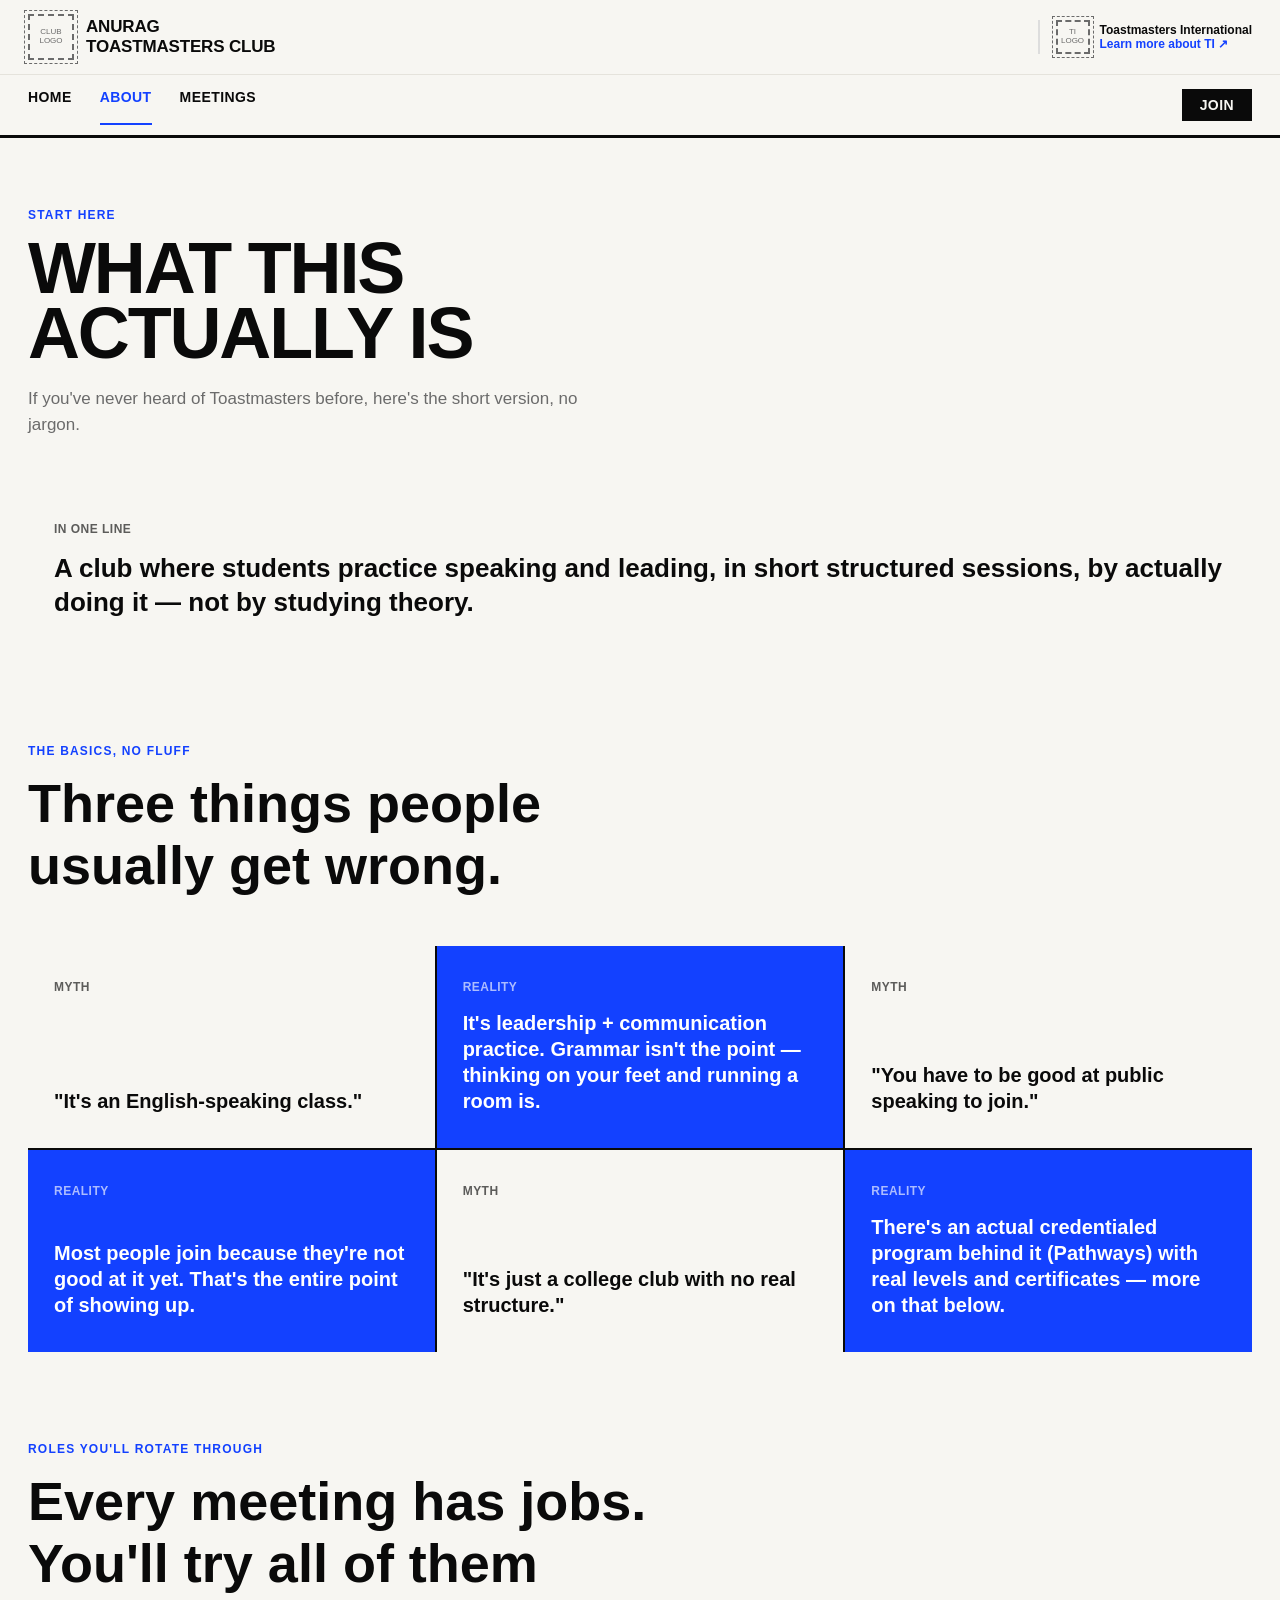
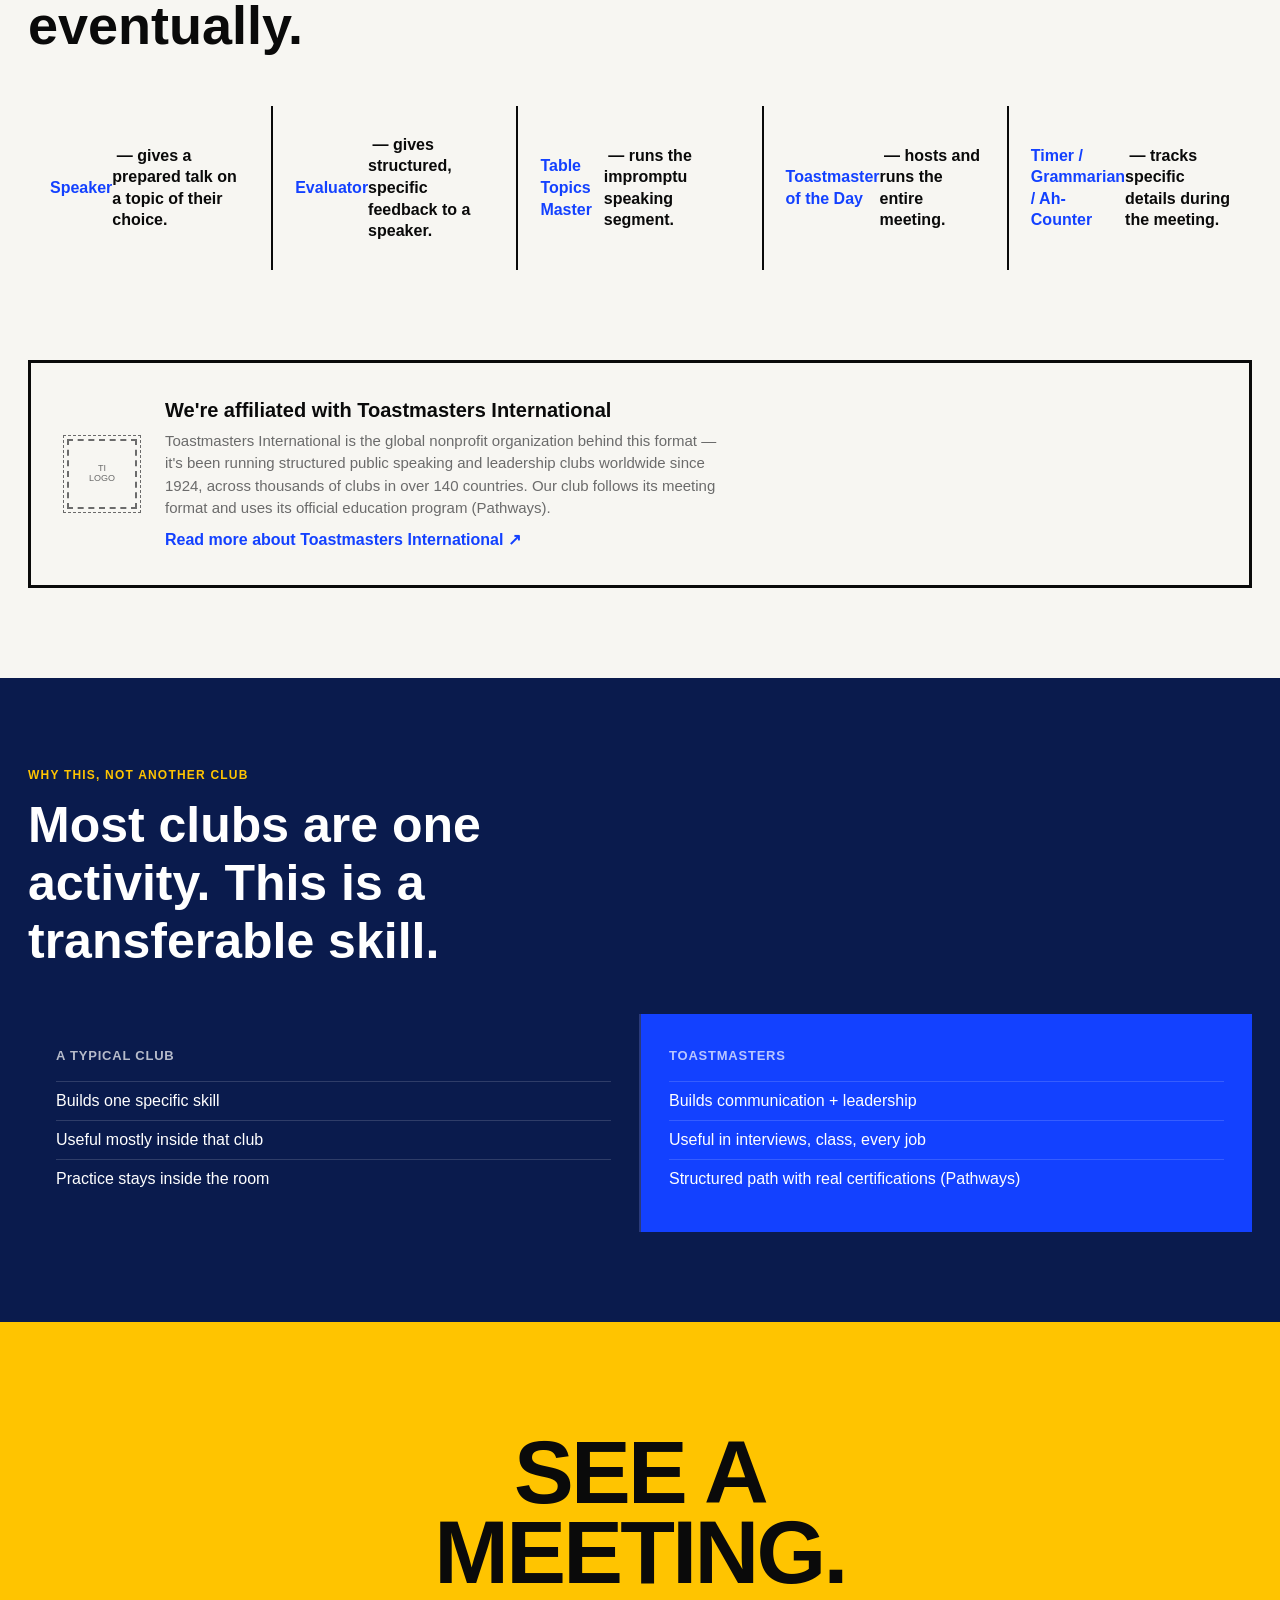
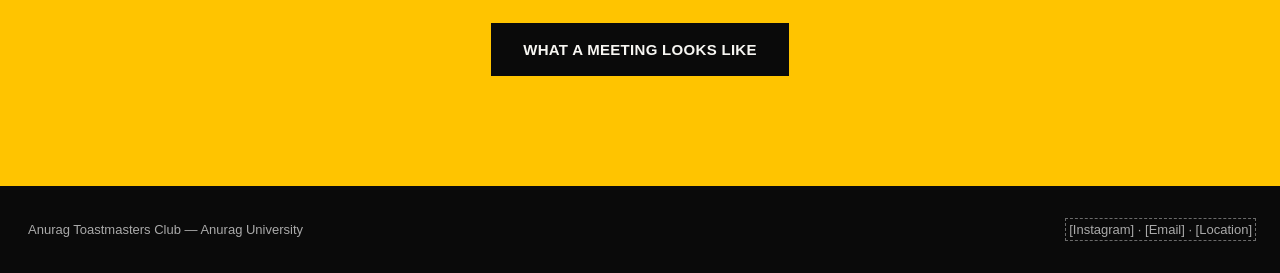
<file: about.html>
<!DOCTYPE html>
<html lang="en">
<head>
<meta charset="UTF-8">
<meta name="viewport" content="width=device-width, initial-scale=1.0">
<title>About — Anurag Toastmasters Club</title>
<link rel="stylesheet" href="css/style.css">
</head>
<body>

<header>
  <div class="header-top">
    <div class="brand">
      <div class="logo-slot" data-placeholder>CLUB<br>LOGO</div>
      <div class="brand-name">ANURAG<br>TOASTMASTERS CLUB</div>
    </div>
    <div class="ti-affiliation">
      <div class="logo-slot" data-placeholder style="width:34px;height:34px;">TI<br>LOGO</div>
      <div>
        <strong>Toastmasters International</strong>
        <a href="#ti-panel">Learn more about TI ↗</a>
      </div>
    </div>
  </div>
  <nav>
    <a href="index.html">Home</a>
    <a href="about.html" class="active">About</a>
    <a href="meetings.html">Meetings</a>
    <a href="join.html" class="nav-cta">Join</a>
  </nav>
</header>

<section class="page-hero">
  <div class="section-label">Start Here</div>
  <h1 class="display" style="font-size:clamp(38px,6.5vw,72px);">WHAT THIS<br>ACTUALLY IS</h1>
  <p class="sub">If you've never heard of Toastmasters before, here's the short version, no jargon.</p>
</section>

<section style="padding:0 28px 90px;">
  <div class="card-grid" style="grid-template-columns:1fr;">
    <div class="card reveal" style="min-height:auto;">
      <div class="card-eyebrow">In One Line</div>
      <div class="card-body" style="font-size:26px;">A club where students practice speaking and leading, in short structured sessions, by actually doing it — not by studying theory.</div>
    </div>
  </div>
</section>

<section style="padding:0 28px 90px;">
  <div class="section-label">The Basics, No Fluff</div>
  <h2 class="reveal" style="font-size:clamp(32px,5vw,54px);max-width:640px;margin-bottom:50px;">Three things people usually get wrong.</h2>
  <div class="card-grid">
    <div class="card reveal">
      <div class="card-eyebrow">Myth</div>
      <div class="card-body">"It's an English-speaking class."</div>
    </div>
    <div class="card blue reveal">
      <div class="card-eyebrow">Reality</div>
      <div class="card-body">It's leadership + communication practice. Grammar isn't the point — thinking on your feet and running a room is.</div>
    </div>
    <div class="card reveal">
      <div class="card-eyebrow">Myth</div>
      <div class="card-body">"You have to be good at public speaking to join."</div>
    </div>
    <div class="card blue reveal">
      <div class="card-eyebrow">Reality</div>
      <div class="card-body">Most people join because they're not good at it yet. That's the entire point of showing up.</div>
    </div>
    <div class="card reveal">
      <div class="card-eyebrow">Myth</div>
      <div class="card-body">"It's just a college club with no real structure."</div>
    </div>
    <div class="card blue reveal">
      <div class="card-eyebrow">Reality</div>
      <div class="card-body">There's an actual credentialed program behind it (Pathways) with real levels and certificates — more on that below.</div>
    </div>
  </div>
</section>

<section style="padding:0 28px 90px;">
  <div class="section-label">Roles You'll Rotate Through</div>
  <h2 class="reveal" style="font-size:clamp(32px,5vw,54px);max-width:640px;margin-bottom:50px;">Every meeting has jobs. You'll try all of them eventually.</h2>
  <div class="principle-row">
    <div class="principle reveal"><strong style="color:var(--blue)">Speaker</strong>&nbsp;— gives a prepared talk on a topic of their choice.</div>
    <div class="principle reveal"><strong style="color:var(--blue)">Evaluator</strong>&nbsp;— gives structured, specific feedback to a speaker.</div>
    <div class="principle reveal"><strong style="color:var(--blue)">Table Topics Master</strong>&nbsp;— runs the impromptu speaking segment.</div>
    <div class="principle reveal"><strong style="color:var(--blue)">Toastmaster of the Day</strong>&nbsp;— hosts and runs the entire meeting.</div>
    <div class="principle reveal"><strong style="color:var(--blue)">Timer / Grammarian / Ah-Counter</strong>&nbsp;— tracks specific details during the meeting.</div>
  </div>
</section>

<section id="ti-panel" class="ti-panel reveal">
  <div class="logo-slot" data-placeholder>TI<br>LOGO</div>
  <div>
    <h3>We're affiliated with Toastmasters International</h3>
    <p>Toastmasters International is the global nonprofit organization behind this format — it's been running structured public speaking and leadership clubs worldwide since 1924, across thousands of clubs in over 140 countries. Our club follows its meeting format and uses its official education program (Pathways).</p>
    <a href="https://www.toastmasters.org/about" target="_blank" rel="noopener" class="learn-more">Read more about Toastmasters International ↗</a>
  </div>
</section>

<section class="compare">
  <div class="section-label" style="color:var(--gold)">Why This, Not Another Club</div>
  <h2 class="reveal">Most clubs are one activity. This is a transferable skill.</h2>
  <div class="compare-grid">
    <div class="compare-col reveal">
      <h3>A Typical Club</h3>
      <ul>
        <li>Builds one specific skill</li>
        <li>Useful mostly inside that club</li>
        <li>Practice stays inside the room</li>
      </ul>
    </div>
    <div class="compare-col highlight reveal">
      <h3>Toastmasters</h3>
      <ul>
        <li>Builds communication + leadership</li>
        <li>Useful in interviews, class, every job</li>
        <li>Structured path with real certifications (Pathways)</li>
      </ul>
    </div>
  </div>
</section>

<section class="cta">
  <h2 class="display reveal">SEE A<br>MEETING.</h2>
  <a href="meetings.html" class="btn-primary">What a Meeting Looks Like</a>
</section>

<footer>
  <div>Anurag Toastmasters Club — Anurag University</div>
  <div data-placeholder>[Instagram] · [Email] · [Location]</div>
</footer>

<script src="js/script.js"></script>
</body>
</html>
</file>
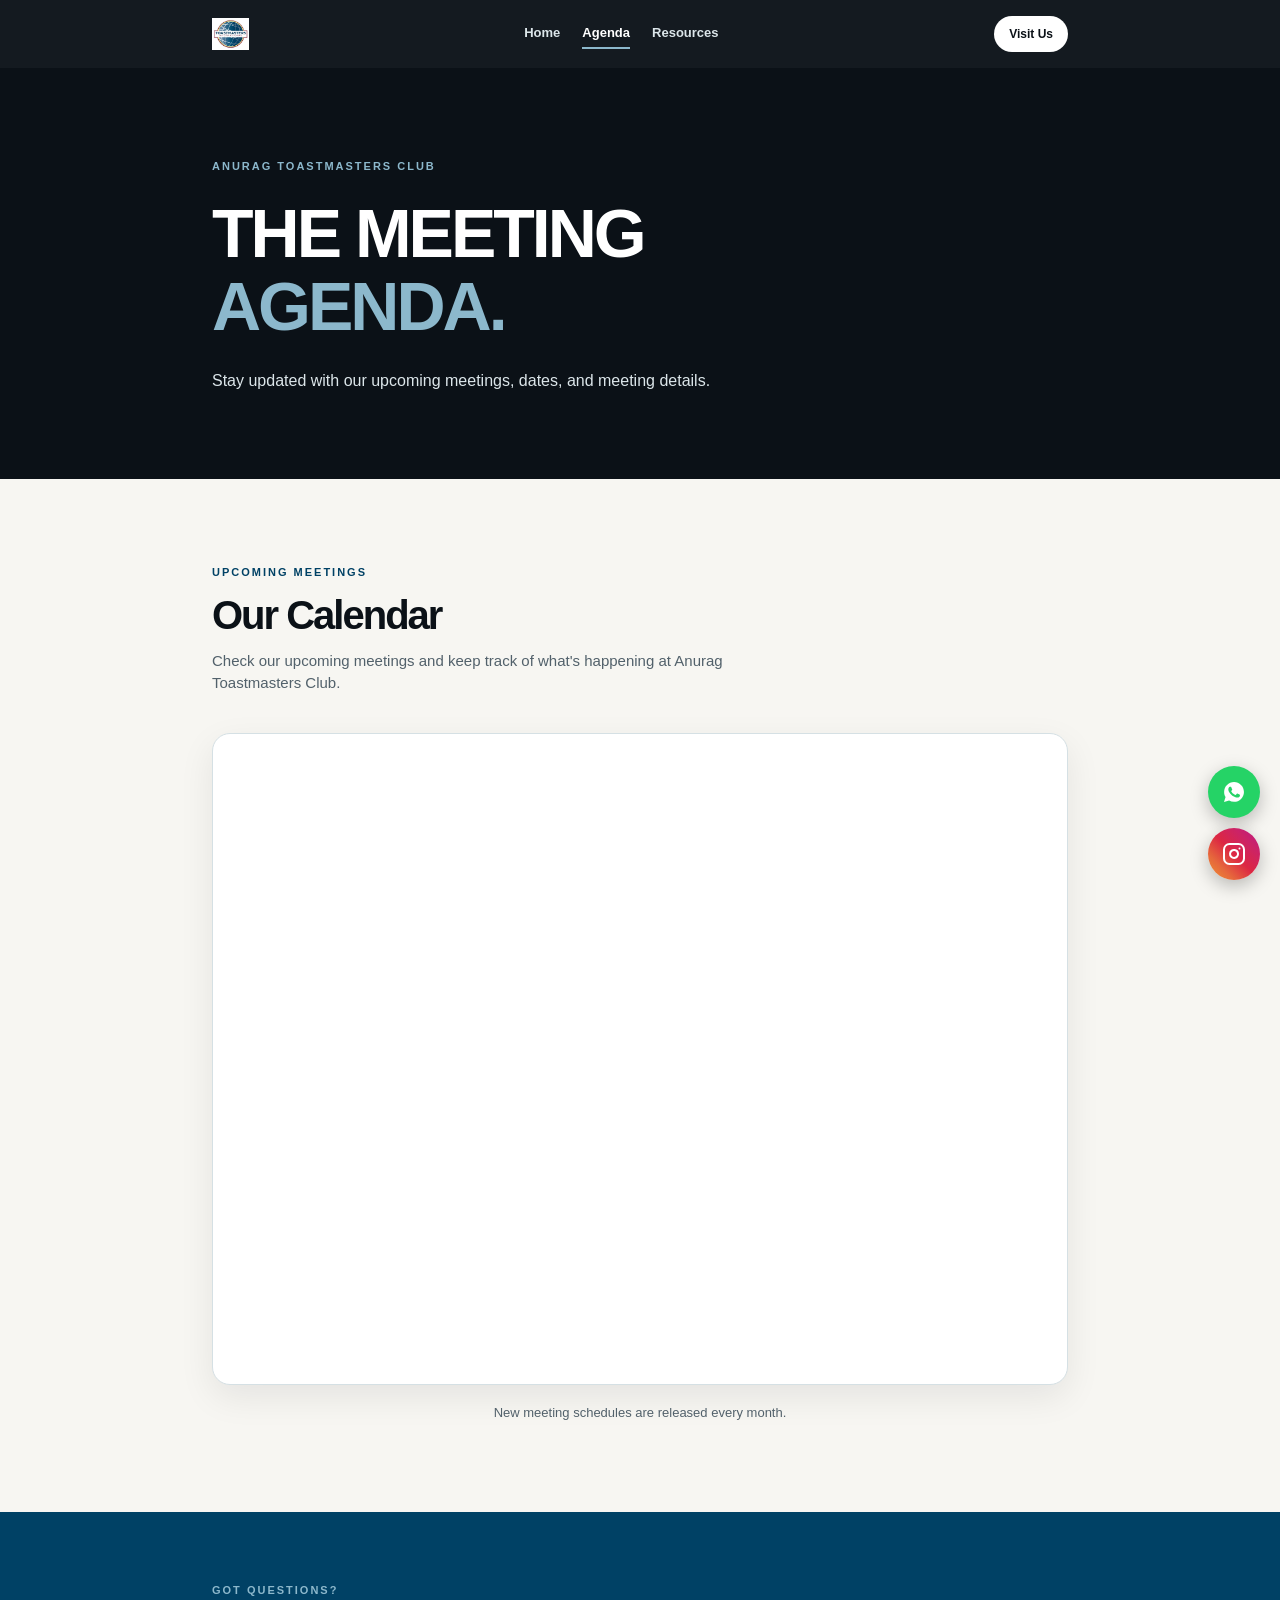
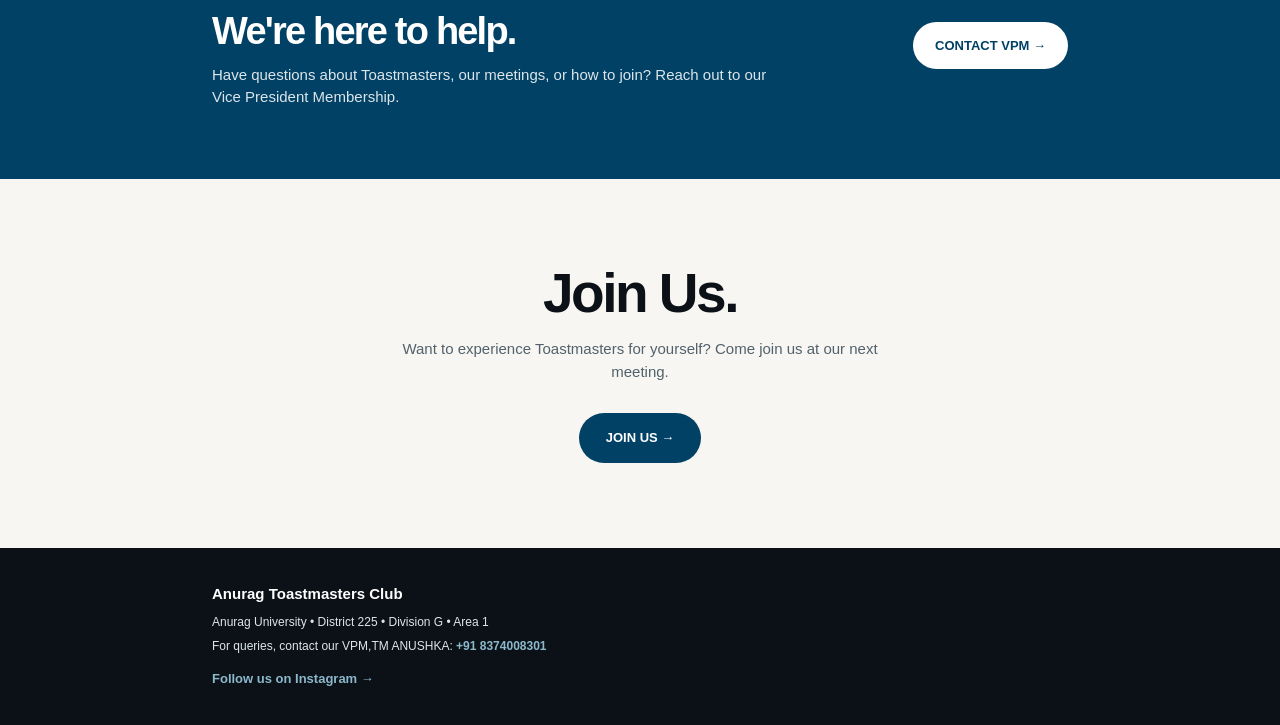
<file: agenda.html>
<!DOCTYPE html>
<html lang="en">

<head>
<meta charset="UTF-8">
<meta name="viewport" content="width=device-width, initial-scale=1.0">

<title>Agenda | Anurag Toastmasters Club</title>

<style>

/* =========================================================
   RESET + VARIABLES
========================================================= */

* {
    margin: 0;
    padding: 0;
    box-sizing: border-box;
}

:root {
    --black: #0B1117;
    --blue: #004165;
    --offwhite: #F7F6F2;
    --softblue: #DCE6EA;
    --white: #FFFFFF;
    --text: #0B1117;
    --muted: #52616B;
    --line: #D5E0E4;
    --lightblue: #8CB8CC;
}

html {
    scroll-behavior: smooth;
}

body {
    font-family: Arial, Helvetica, sans-serif;
    background: var(--offwhite);
    color: var(--text);
    line-height: 1.5;
    overflow-x: hidden;
}

h1, h2, h3 {
    font-family: Arial, Helvetica, sans-serif;
    line-height: 1.08;
}

a {
    text-decoration: none;
    color: inherit;
}

button {
    font-family: inherit;
}

.container {
    width: 100%;
    max-width: 900px;
    margin: auto;
    padding: 0 22px;
}


/* =========================================================
   NAVIGATION
========================================================= */

nav {
    position: sticky;
    top: 0;
    z-index: 1000;

    background: rgba(11, 17, 23, 0.96);
    backdrop-filter: blur(10px);

    padding: 16px 0;
}

.nav-inner {
    display: flex;
    justify-content: space-between;
    align-items: center;
}

.logo img {
    height: 32px;
    width: auto;
    display: block;
}

.nav-button {
    background: white;
    color: var(--black);

    padding: 9px 15px;
    border-radius: 30px;

    font-size: 12px;
    font-weight: 700;
}

.nav-links {
    display: none;
    align-items: center;
    gap: 22px;

    color: var(--softblue);

    font-size: 13px;
    font-weight: 700;
}

.nav-links a {
    padding: 4px 0;
    border-bottom: 2px solid transparent;
}

.nav-links a.current,
.nav-links a:hover {
    color: white;
    border-bottom-color: var(--lightblue);
}


/* =========================================================
   MOBILE MENU BUTTON
========================================================= */

.nav-toggle {
    display: flex;
    align-items: center;
    justify-content: center;

    width: 36px;
    height: 36px;

    background: transparent;
    border: 1px solid #52616B;
    border-radius: 8px;

    color: white;
    font-size: 18px;
    cursor: pointer;
}


/* =========================================================
   MOBILE MENU
========================================================= */

.nav-mobile-menu {
    display: none;
    flex-direction: column;
    gap: 4px;

    padding: 14px 0 6px;
}

.nav-mobile-menu.open {
    display: flex;
}

.nav-mobile-menu a {
    color: var(--softblue);
    font-size: 14px;
    font-weight: 700;

    padding: 10px 4px;

    border-bottom: 1px solid #1B2832;
}

.nav-mobile-menu a.current {
    color: var(--lightblue);
}


/* =========================================================
   DESKTOP
========================================================= */

@media (min-width: 768px) {

    .nav-links {
        display: flex;
    }

    .nav-toggle {
        display: none;
    }

    .nav-mobile-menu {
        display: none !important;
    }

}


/* =========================================================
   HERO
========================================================= */

.agenda-hero {
    background: var(--black);
    color: white;

    padding: 90px 0 85px;
}

.agenda-label {
    color: var(--lightblue);

    font-size: 11px;
    font-weight: 800;

    letter-spacing: 2px;
    text-transform: uppercase;

    margin-bottom: 22px;
}

.agenda-hero h1 {
    font-size: clamp(40px, 8vw, 68px);

    letter-spacing: -3px;

    max-width: 700px;

    margin-bottom: 25px;

    font-weight: 700;
}

.agenda-hero h1 span {
    color: var(--lightblue);
}

.agenda-hero p {
    color: var(--softblue);

    font-size: 16px;
    line-height: 1.6;

    max-width: 570px;
}


/* =========================================================
   CALENDAR SECTION
========================================================= */

.calendar-section {
    background: var(--offwhite);

    padding: 85px 0 90px;
}

.calendar-intro {
    margin-bottom: 38px;
}

.section-label {
    color: var(--blue);

    font-size: 11px;
    font-weight: 800;

    letter-spacing: 2px;
    text-transform: uppercase;

    margin-bottom: 14px;
}

.calendar-intro h2 {
    font-size: 40px;

    letter-spacing: -2px;

    margin-bottom: 12px;
}

.calendar-intro p {
    color: var(--muted);

    font-size: 15px;

    max-width: 600px;
}


/* =========================================================
   GOOGLE CALENDAR
========================================================= */

.calendar-box {
    background: white;

    border: 1px solid var(--line);

    border-radius: 18px;

    overflow: hidden;

    box-shadow: 0 12px 35px rgba(11,17,23,0.08);

    min-height: 650px;

    display: flex;
    align-items: center;
    justify-content: center;
}

.calendar-box iframe {
    width: 100%;
    height: 650px;

    border: 0;

    display: block;
}


/* =========================================================
   GOT QUESTIONS
========================================================= */

.questions-section {
    background: var(--blue);

    color: white;

    padding: 70px 0;
}

.questions-content {
    display: flex;

    justify-content: space-between;
    align-items: center;

    gap: 40px;
}

.questions-label {
    color: var(--lightblue);

    font-size: 11px;
    font-weight: 800;

    letter-spacing: 2px;
    text-transform: uppercase;

    margin-bottom: 12px;
}

.questions-content h2 {
    font-size: 38px;

    letter-spacing: -1.8px;

    margin-bottom: 12px;
}

.questions-content p {
    color: var(--softblue);

    font-size: 15px;

    max-width: 560px;
}

.questions-button {
    display: inline-block;

    background: white;

    color: var(--blue);

    padding: 14px 22px;

    border-radius: 30px;

    font-size: 13px;

    font-weight: 800;

    white-space: nowrap;

    transition:
        background 0.25s ease,
        transform 0.25s ease;
}

.questions-button:hover {
    background: var(--softblue);

    transform: translateY(-2px);
}


/* =========================================================
   JOIN US
========================================================= */

.join-section {
    background: var(--offwhite);

    padding: 85px 0;

    text-align: center;
}

.join-section h2 {
    font-size: clamp(38px, 7vw, 55px);

    letter-spacing: -2.5px;

    margin-bottom: 15px;
}

.join-section p {
    color: var(--muted);

    max-width: 520px;

    margin: 0 auto 30px;

    font-size: 15px;
}

.join-button {
    display: inline-block;

    background: var(--blue);

    color: white;

    padding: 15px 27px;

    border-radius: 30px;

    font-size: 13px;

    font-weight: 800;

    transition:
        background 0.25s ease,
        transform 0.25s ease;
}

.join-button:hover {
    background: var(--black);

    transform: translateY(-2px);
}


/* =========================================================
   FOOTER
========================================================= */

footer {
    background: var(--black);

    color: var(--softblue);

    padding: 35px 0;
}

.footer-logo img {
    height: 26px;

    width: auto;

    display: block;

    margin-bottom: 12px;
}

.footer-title {
    color: white;

    font-weight: 800;

    font-size: 15px;
}

.footer-text {
    font-size: 12px;

    margin-top: 8px;
}

.footer-instagram {
    display: inline-block;

    margin-top: 14px;

    color: var(--lightblue);

    font-size: 13px;

    font-weight: 700;
}


/* =========================================================
   MOBILE
========================================================= */

@media (max-width: 600px) {

    .agenda-hero {
        padding: 70px 0 65px;
    }

    .agenda-hero h1 {
        letter-spacing: -2px;
    }

    .calendar-section {
        padding: 65px 0 70px;
    }

    .calendar-intro h2 {
        font-size: 32px;
    }

    .calendar-box {
        min-height: 550px;
        border-radius: 14px;
    }

    .calendar-box iframe {
        height: 550px;
    }

    .questions-section {
        padding: 60px 0;
    }

    .questions-content {
        flex-direction: column;
        align-items: flex-start;
        gap: 25px;
    }

    .questions-content h2 {
        font-size: 32px;
    }

    .join-section {
        padding: 65px 0 75px;
    }

}


/* =========================================================
   FLOATING LINKS
========================================================= */

.floating-links {
    position: fixed;

    bottom: 20px;
    right: 20px;

    z-index: 999;

    display: flex;
    flex-direction: column;

    gap: 10px;
}

.float-btn {
    width: 52px;
    height: 52px;

    border-radius: 50%;

    display: flex;
    align-items: center;
    justify-content: center;

    font-size: 22px;

    box-shadow: 0 6px 18px rgba(0,0,0,0.25);
}

.float-btn.whatsapp {
    background: #25D366;
}

.float-btn.instagram {
    background: linear-gradient(
        45deg,
        #f09433,
        #e6683c,
        #dc2743,
        #cc2366,
        #bc1888
    );
}

</style>
</head>


<body>


<!-- =====================================================
     NAVIGATION
===================================================== -->

<nav>

<div class="container nav-inner">

    <div class="logo">

        <img
            src="logo.jpg"
            alt="Anurag Toastmasters Logo">

    </div>


    <div class="nav-links">

        <a href="index.html">
            Home
        </a>

        <a
            href="agenda.html"
            class="current">

            Agenda

        </a>

        <a href="resources.html">
            Resources
        </a>

    </div>


    <div style="display:flex; align-items:center; gap:10px;">

        <a
            href="https://forms.gle/u5iXz8gvccPTfWBy9"
            target="_blank"
            rel="noopener noreferrer"
            class="nav-button">

            Visit Us

        </a>


        <button
            class="nav-toggle"
            id="navToggle"
            type="button"
            aria-label="Open navigation menu"
            aria-expanded="false">

            ☰

        </button>

    </div>

</div>


<div class="container">

    <div
        class="nav-mobile-menu"
        id="navMobileMenu">

        <a href="index.html">
            Home
        </a>

        <a
            href="agenda.html"
            class="current">

            Agenda

        </a>

        <a href="resources.html">
            Resources
        </a>

    </div>

</div>

</nav>


<!-- =====================================================
     HERO
===================================================== -->

<section class="agenda-hero">

<div class="container">

    <div class="agenda-label">
        ANURAG TOASTMASTERS CLUB
    </div>

    <h1>
        THE MEETING
        <span>AGENDA.</span>
    </h1>

    <p>
        Stay updated with our upcoming meetings,
        dates, and meeting details.
    </p>

</div>

</section>


<!-- =====================================================
     GOOGLE CALENDAR
===================================================== -->

<section class="calendar-section">

<div class="container">

    <div class="calendar-intro">

        <div class="section-label">
            UPCOMING MEETINGS
        </div>

        <h2>
            Our Calendar
        </h2>

        <p>
            Check our upcoming meetings and keep track
            of what's happening at Anurag Toastmasters Club.
        </p>

    </div>


        <div class="calendar-box">

        <iframe
            src="https://calendar.google.com/calendar/embed?src=7cec1323df92266687e63f41ea04fc7167d4c5a6722c0dbcb0c26ad2b9acdcb8%40group.calendar.google.com&ctz=Asia%2FKolkata"
            style="border: 0"
            width="100%"
            height="600"
            frameborder="0"
            scrolling="no">
        </iframe>

    </div>

    <p style="
        margin-top: 18px;
        color: var(--muted);
        font-size: 13px;
        text-align: center;
    ">
        New meeting schedules are released every month.
    </p>

</div>

</div>

</section>


<!-- =====================================================
     GOT QUESTIONS
===================================================== -->

<section class="questions-section">

<div class="container">

    <div class="questions-content">

        <div>

            <div class="questions-label">
                GOT QUESTIONS?
            </div>

            <h2>
                We're here to help.
            </h2>

            <p>
                Have questions about Toastmasters, our meetings,
                or how to join? Reach out to our Vice President Membership.
            </p>

        </div>


        <!-- CONTACT VPM -->

        <a
            href="tel:+918374008301"
            class="questions-button">

            CONTACT VPM →

        </a>

    </div>

</div>

</section>


<!-- =====================================================
     JOIN US
===================================================== -->

<section class="join-section">

<div class="container">

    <h2>
        Join Us.
    </h2>

    <p>
        Want to experience Toastmasters for yourself?
        Come join us at our next meeting.
    </p>

    <a
        href="https://forms.gle/u5iXz8gvccPTfWBy9"
        target="_blank"
        rel="noopener noreferrer"
        class="join-button">

        JOIN US →

    </a>

</div>

</section>


<!-- =====================================================
     FOOTER
===================================================== -->

<footer>

<div class="container">

    <div class="footer-logo">

        

    </div>


    <div class="footer-title">
        Anurag Toastmasters Club
    </div>


    <div class="footer-text">
        Anurag University • District 225 • Division G • Area 1
    </div>


    <div
        class="footer-text"
        style="margin-top:6px;">

        For queries, contact our VPM,TM ANUSHKA:

        <a
            href="tel:+918374008301"
            style="color:#8CB8CC; font-weight:700;">

            +91 8374008301

        </a>

    </div>


    <a
        href="https://www.instagram.com/anurag.toastmasters?igsh=cWU3YmJjYXFtaGRv"
        target="_blank"
        rel="noopener noreferrer"
        class="footer-instagram">

        Follow us on Instagram →

    </a>

</div>

</footer>


<!-- =====================================================
     JAVASCRIPT
===================================================== -->

<script>

const navToggle =
    document.getElementById("navToggle");

const navMobileMenu =
    document.getElementById("navMobileMenu");


navToggle.addEventListener("click", function() {

    const isOpen =
        navMobileMenu.classList.toggle("open");

    navToggle.textContent =
        isOpen ? "✕" : "☰";

    navToggle.setAttribute(
        "aria-expanded",
        isOpen
    );

});


const mobileLinks =
    navMobileMenu.querySelectorAll("a");


mobileLinks.forEach(function(link) {

    link.addEventListener("click", function() {

        navMobileMenu.classList.remove("open");

        navToggle.textContent = "☰";

        navToggle.setAttribute(
            "aria-expanded",
            "false"
        );

    });

});

</script>


<!-- =====================================================
     FLOATING LINKS
===================================================== -->

<div class="floating-links">

    <!-- WHATSAPP -->

    <a
        href="https://chat.whatsapp.com/IYww5osOOqo86K6lhRHre8"
        target="_blank"
        rel="noopener noreferrer"
        class="float-btn whatsapp"
        title="Join our WhatsApp group"
        aria-label="WhatsApp">

        <svg
            viewBox="0 0 24 24"
            width="24"
            height="24"
            fill="white"
            xmlns="http://www.w3.org/2000/svg">

            <path d="M12.04 2C6.58 2 2.13 6.45 2.13 11.91c0 1.87.5 3.62 1.44 5.14L2 22l5.09-1.53a9.87 9.87 0 0 0 4.95 1.34h.01c5.46 0 9.9-4.45 9.9-9.91C21.95 6.45 17.5 2 12.04 2zm5.72 14.13c-.24.68-1.4 1.3-1.93 1.35-.5.05-1.02.24-3.43-.72-2.9-1.16-4.77-4.13-4.91-4.32-.14-.19-1.17-1.56-1.17-2.98 0-1.41.74-2.1 1-2.39.26-.28.57-.35.76-.35.19 0 .38 0 .55.01.18.01.42-.07.65.5.24.58.82 2 .89 2.14.07.14.12.31.02.5-.1.19-.15.31-.3.48-.15.17-.31.38-.44.51-.15.15-.3.31-.13.6.17.29.76 1.25 1.63 2.02 1.12.99 2.06 1.3 2.35 1.45.29.14.46.12.63-.07.17-.19.72-.84.91-1.13.19-.29.38-.24.63-.14.26.1 1.66.78 1.94.93.28.14.47.21.54.33.07.12.07.7-.17 1.38z"/>

        </svg>

    </a>


    <!-- INSTAGRAM -->

    <a
        href="https://www.instagram.com/anurag.toastmasters?igsh=cWU3YmJjYXFtaGRv"
        target="_blank"
        rel="noopener noreferrer"
        class="float-btn instagram"
        title="Follow us on Instagram"
        aria-label="Instagram">

        <svg
            viewBox="0 0 24 24"
            width="24"
            height="24"
            fill="none"
            stroke="white"
            stroke-width="2"
            stroke-linecap="round"
            stroke-linejoin="round">

            <rect
                x="2"
                y="2"
                width="20"
                height="20"
                rx="5.5"
                ry="5.5" />

            <path
                d="M16 11.37A4 4 0 1 1 12.63 8 4 4 0 0 1 16 11.37z"/>

            <line
                x1="17.5"
                y1="6.5"
                x2="17.51"
                y2="6.5" />

        </svg>

    </a>

</div>


</body>
</html>
</file>
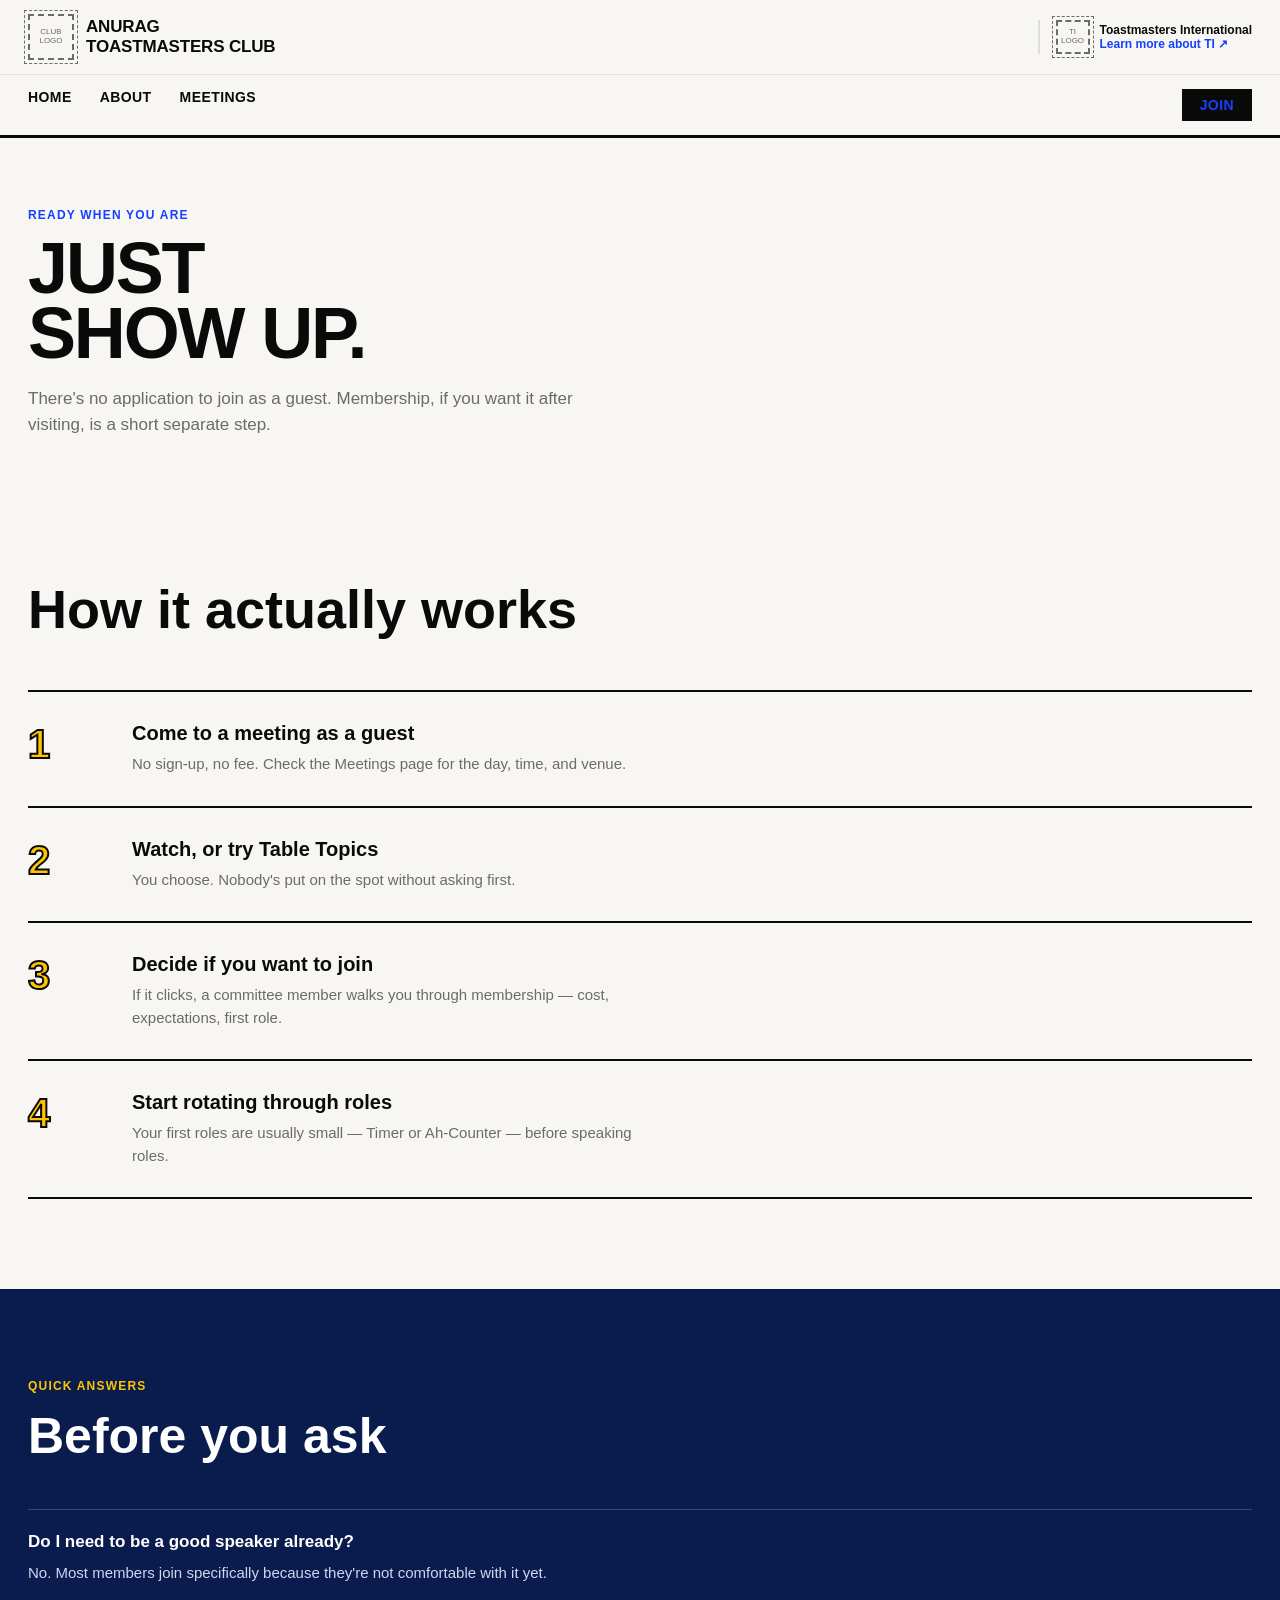
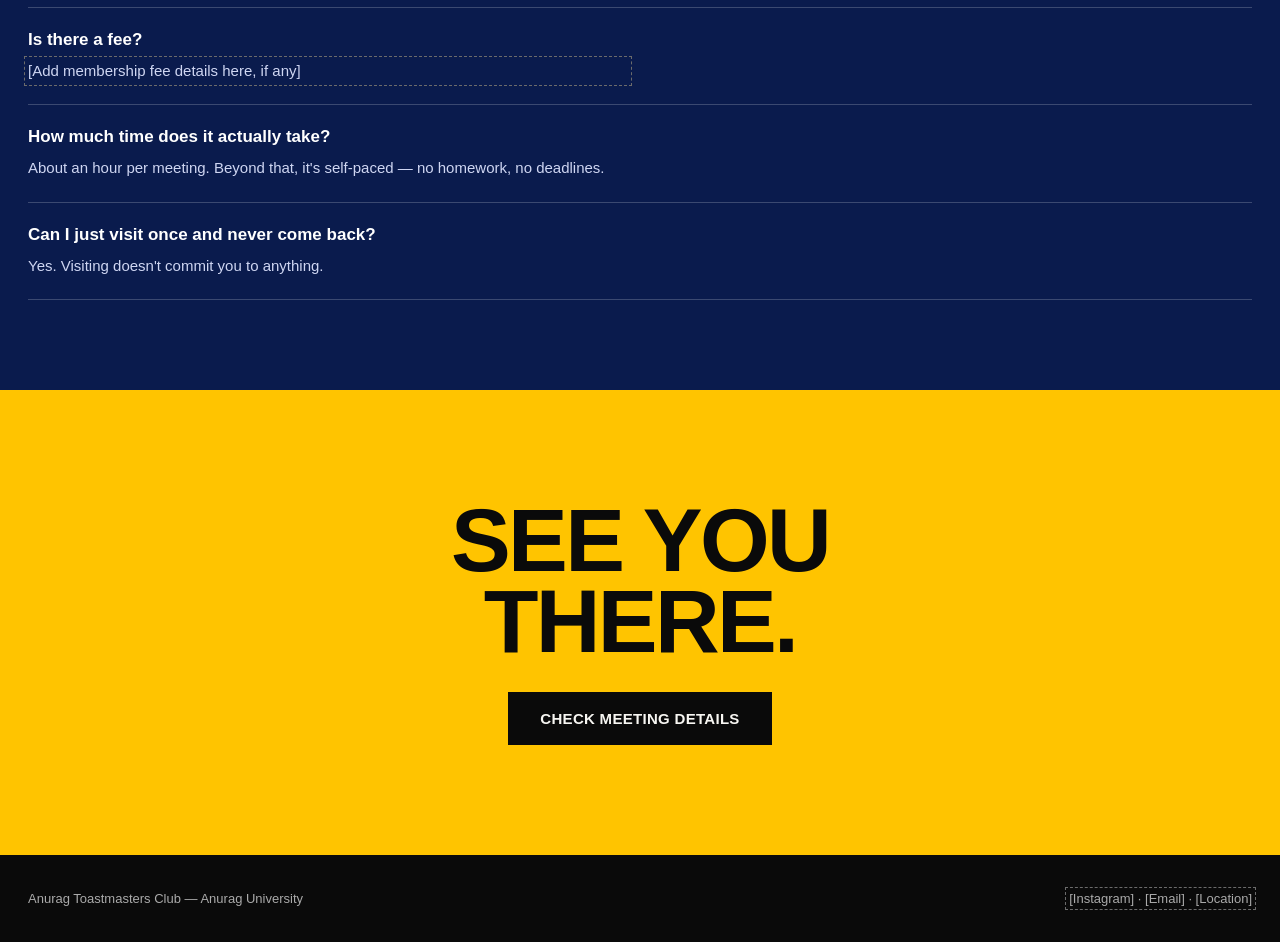
<file: join.html>
<!DOCTYPE html>
<html lang="en">
<head>
<meta charset="UTF-8">
<meta name="viewport" content="width=device-width, initial-scale=1.0">
<title>Join — Anurag Toastmasters Club</title>
<link rel="stylesheet" href="css/style.css">
</head>
<body>

<header>
  <div class="header-top">
    <div class="brand">
      <div class="logo-slot" data-placeholder>CLUB<br>LOGO</div>
      <div class="brand-name">ANURAG<br>TOASTMASTERS CLUB</div>
    </div>
    <div class="ti-affiliation">
      <div class="logo-slot" data-placeholder style="width:34px;height:34px;">TI<br>LOGO</div>
      <div>
        <strong>Toastmasters International</strong>
        <a href="about.html#ti-panel">Learn more about TI ↗</a>
      </div>
    </div>
  </div>
  <nav>
    <a href="index.html">Home</a>
    <a href="about.html">About</a>
    <a href="meetings.html">Meetings</a>
    <a href="join.html" class="nav-cta active">Join</a>
  </nav>
</header>

<section class="page-hero">
  <div class="section-label">Ready When You Are</div>
  <h1 class="display" style="font-size:clamp(38px,6.5vw,72px);">JUST<br>SHOW UP.</h1>
  <p class="sub">There's no application to join as a guest. Membership, if you want it after visiting, is a short separate step.</p>
</section>

<section class="steps">
  <h2 class="reveal">How it actually works</h2>

  <div class="step-list">
    <div class="step reveal">
      <div class="step-num">1</div>
      <div>
        <div class="step-title">Come to a meeting as a guest</div>
        <div class="step-desc">No sign-up, no fee. Check the Meetings page for the day, time, and venue.</div>
      </div>
    </div>
    <div class="step reveal">
      <div class="step-num">2</div>
      <div>
        <div class="step-title">Watch, or try Table Topics</div>
        <div class="step-desc">You choose. Nobody's put on the spot without asking first.</div>
      </div>
    </div>
    <div class="step reveal">
      <div class="step-num">3</div>
      <div>
        <div class="step-title">Decide if you want to join</div>
        <div class="step-desc">If it clicks, a committee member walks you through membership — cost, expectations, first role.</div>
      </div>
    </div>
    <div class="step reveal">
      <div class="step-num">4</div>
      <div>
        <div class="step-title">Start rotating through roles</div>
        <div class="step-desc">Your first roles are usually small — Timer or Ah-Counter — before speaking roles.</div>
      </div>
    </div>
  </div>
</section>

<section class="faq">
  <div class="section-label" style="color:var(--gold)">Quick Answers</div>
  <h2 class="reveal">Before you ask</h2>

  <div class="faq-item reveal">
    <div class="faq-q">Do I need to be a good speaker already?</div>
    <div class="faq-a">No. Most members join specifically because they're not comfortable with it yet.</div>
  </div>
  <div class="faq-item reveal">
    <div class="faq-q">Is there a fee?</div>
    <div class="faq-a" data-placeholder>[Add membership fee details here, if any]</div>
  </div>
  <div class="faq-item reveal">
    <div class="faq-q">How much time does it actually take?</div>
    <div class="faq-a">About an hour per meeting. Beyond that, it's self-paced — no homework, no deadlines.</div>
  </div>
  <div class="faq-item reveal">
    <div class="faq-q">Can I just visit once and never come back?</div>
    <div class="faq-a">Yes. Visiting doesn't commit you to anything.</div>
  </div>
</section>

<section class="cta">
  <h2 class="display reveal">SEE YOU<br>THERE.</h2>
  <a href="meetings.html" class="btn-primary">Check Meeting Details</a>
</section>

<footer>
  <div>Anurag Toastmasters Club — Anurag University</div>
  <div data-placeholder>[Instagram] · [Email] · [Location]</div>
</footer>

<script src="js/script.js"></script>
</body>
</html>
</file>
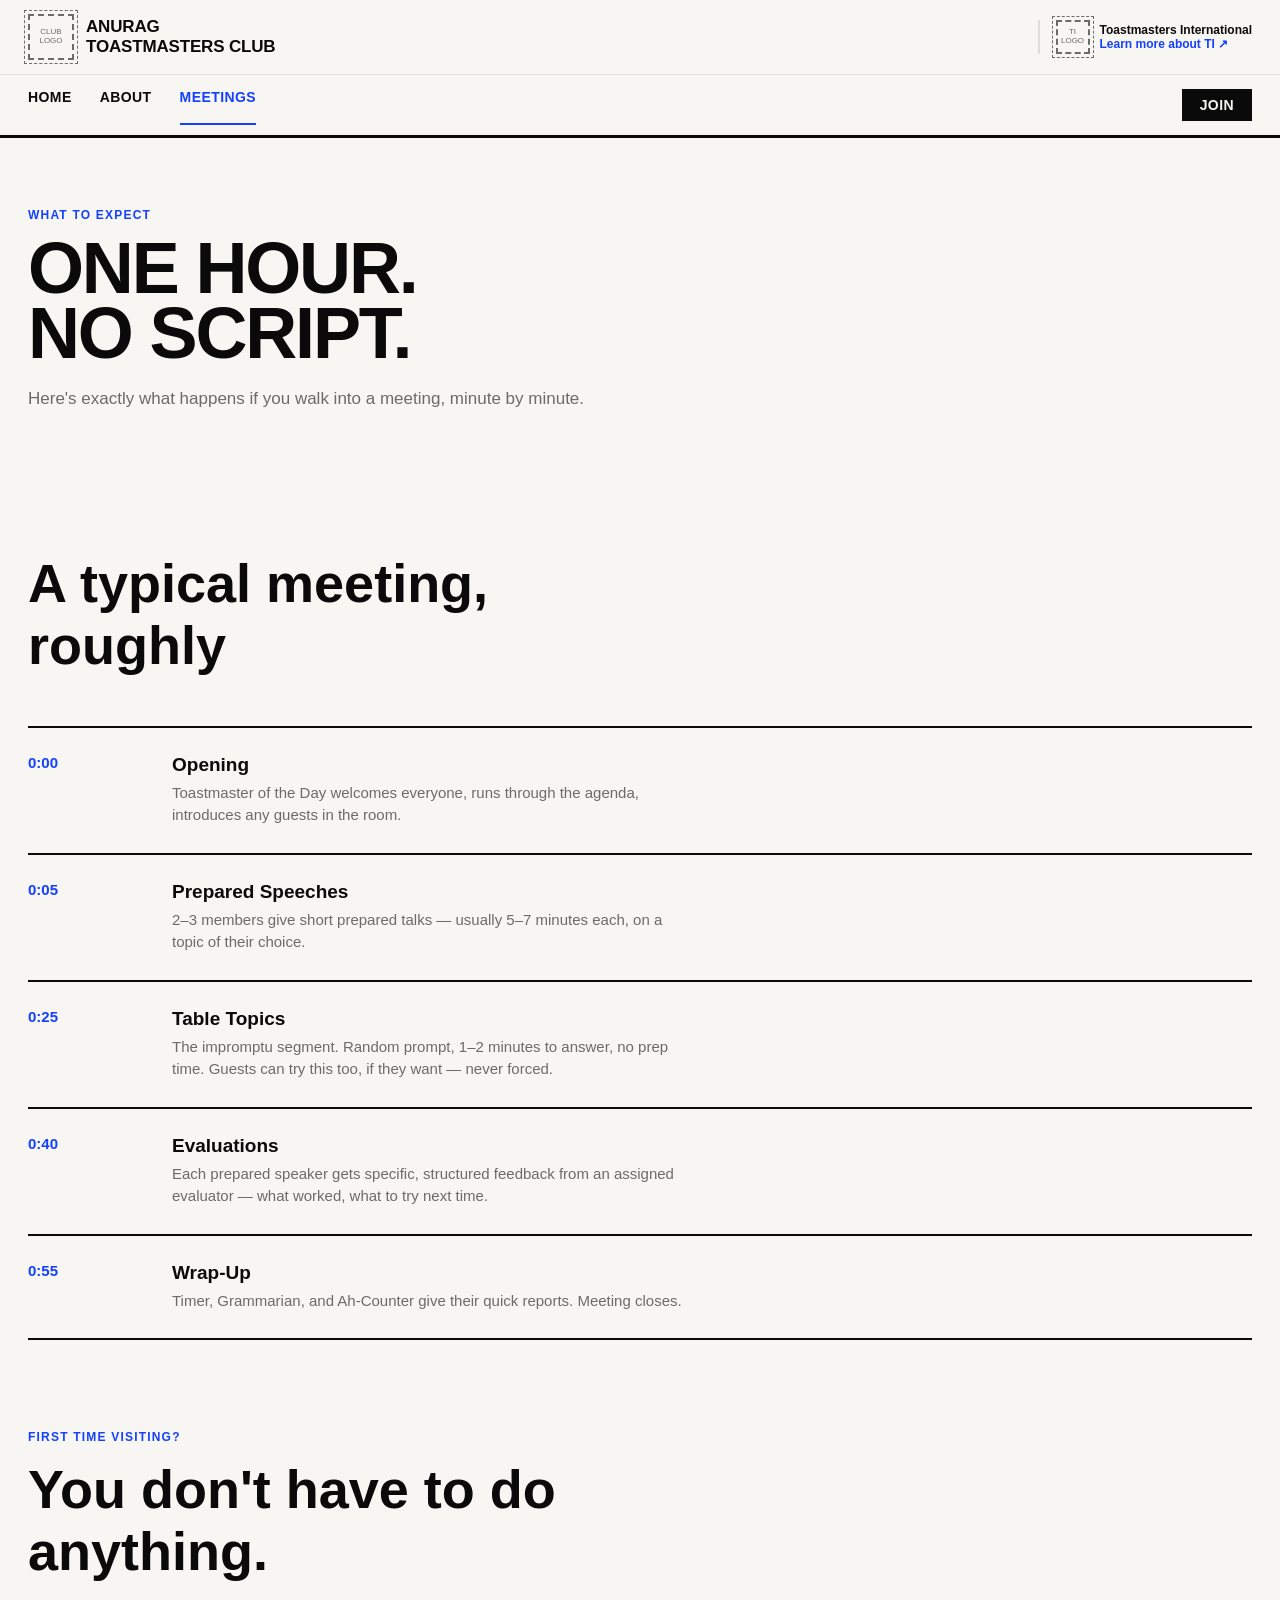
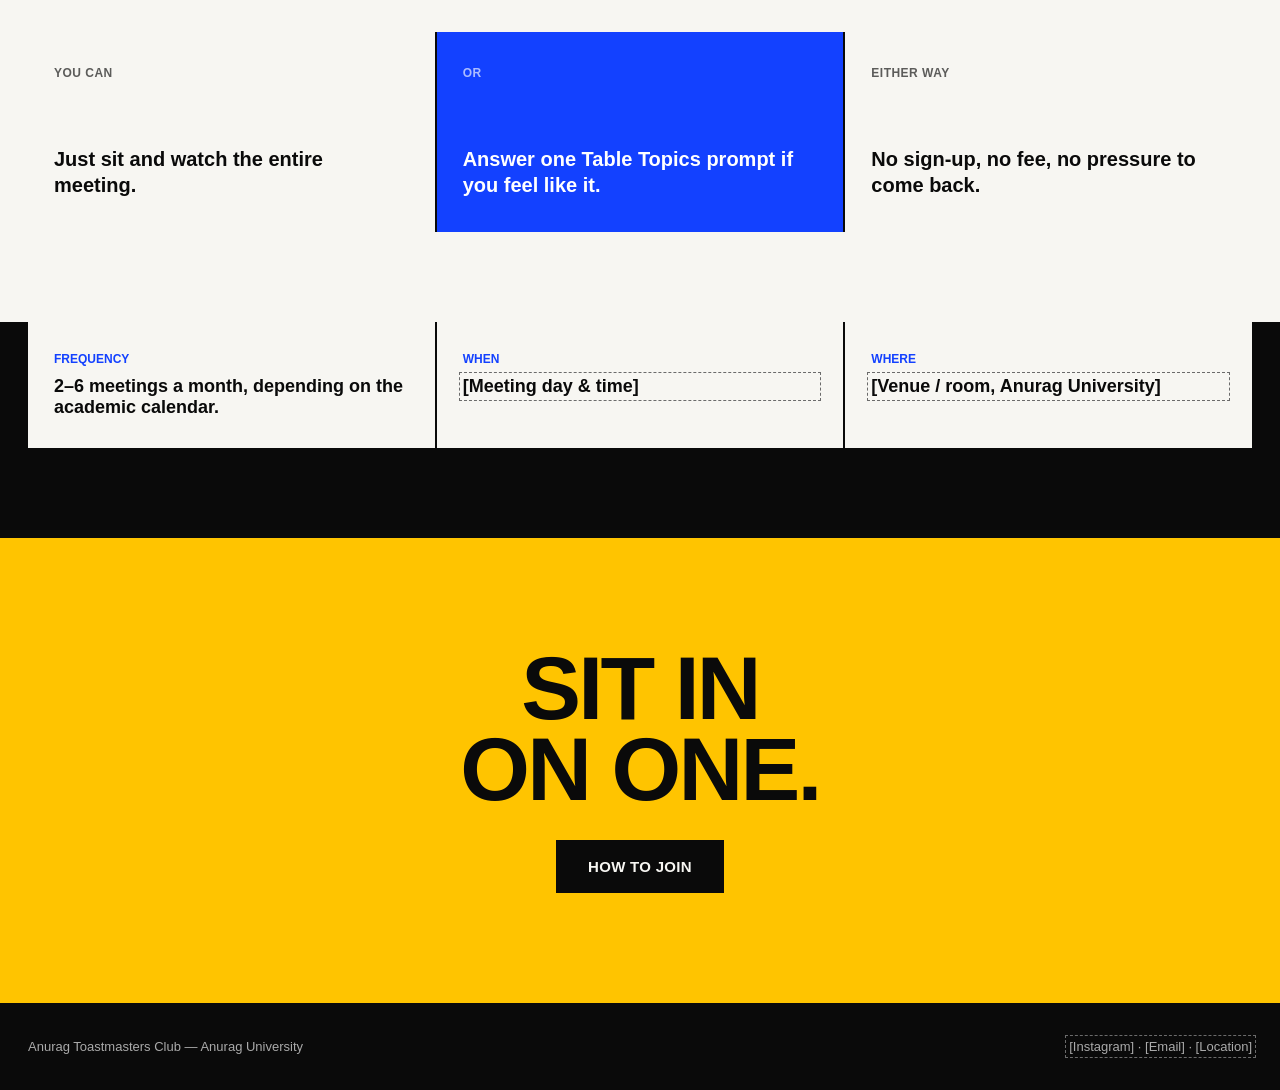
<file: meetings.html>
<!DOCTYPE html>
<html lang="en">
<head>
<meta charset="UTF-8">
<meta name="viewport" content="width=device-width, initial-scale=1.0">
<title>Meetings — Anurag Toastmasters Club</title>
<link rel="stylesheet" href="css/style.css">
</head>
<body>

<header>
  <div class="header-top">
    <div class="brand">
      <div class="logo-slot" data-placeholder>CLUB<br>LOGO</div>
      <div class="brand-name">ANURAG<br>TOASTMASTERS CLUB</div>
    </div>
    <div class="ti-affiliation">
      <div class="logo-slot" data-placeholder style="width:34px;height:34px;">TI<br>LOGO</div>
      <div>
        <strong>Toastmasters International</strong>
        <a href="about.html#ti-panel">Learn more about TI ↗</a>
      </div>
    </div>
  </div>
  <nav>
    <a href="index.html">Home</a>
    <a href="about.html">About</a>
    <a href="meetings.html" class="active">Meetings</a>
    <a href="join.html" class="nav-cta">Join</a>
  </nav>
</header>

<section class="page-hero">
  <div class="section-label">What To Expect</div>
  <h1 class="display" style="font-size:clamp(38px,6.5vw,72px);">ONE HOUR.<br>NO SCRIPT.</h1>
  <p class="sub">Here's exactly what happens if you walk into a meeting, minute by minute.</p>
</section>

<section class="timeline">
  <h2 class="reveal">A typical meeting, roughly</h2>

  <div class="tl-item reveal">
    <div class="tl-time">0:00</div>
    <div>
      <div class="tl-title">Opening</div>
      <div class="tl-desc">Toastmaster of the Day welcomes everyone, runs through the agenda, introduces any guests in the room.</div>
    </div>
  </div>

  <div class="tl-item reveal">
    <div class="tl-time">0:05</div>
    <div>
      <div class="tl-title">Prepared Speeches</div>
      <div class="tl-desc">2–3 members give short prepared talks — usually 5–7 minutes each, on a topic of their choice.</div>
    </div>
  </div>

  <div class="tl-item reveal">
    <div class="tl-time">0:25</div>
    <div>
      <div class="tl-title">Table Topics</div>
      <div class="tl-desc">The impromptu segment. Random prompt, 1–2 minutes to answer, no prep time. Guests can try this too, if they want — never forced.</div>
    </div>
  </div>

  <div class="tl-item reveal">
    <div class="tl-time">0:40</div>
    <div>
      <div class="tl-title">Evaluations</div>
      <div class="tl-desc">Each prepared speaker gets specific, structured feedback from an assigned evaluator — what worked, what to try next time.</div>
    </div>
  </div>

  <div class="tl-item reveal">
    <div class="tl-time">0:55</div>
    <div>
      <div class="tl-title">Wrap-Up</div>
      <div class="tl-desc">Timer, Grammarian, and Ah-Counter give their quick reports. Meeting closes.</div>
    </div>
  </div>
</section>

<section style="padding:0 28px 90px;">
  <div class="section-label">First Time Visiting?</div>
  <h2 class="reveal" style="font-size:clamp(32px,5vw,54px);max-width:640px;margin-bottom:50px;">You don't have to do anything.</h2>
  <div class="card-grid">
    <div class="card reveal">
      <div class="card-eyebrow">You Can</div>
      <div class="card-body">Just sit and watch the entire meeting.</div>
    </div>
    <div class="card blue reveal">
      <div class="card-eyebrow">Or</div>
      <div class="card-body">Answer one Table Topics prompt if you feel like it.</div>
    </div>
    <div class="card reveal">
      <div class="card-eyebrow">Either Way</div>
      <div class="card-body">No sign-up, no fee, no pressure to come back.</div>
    </div>
  </div>
</section>

<section class="logistics">
  <div class="logi-card reveal">
    <h4>Frequency</h4>
    <p>2–6 meetings a month, depending on the academic calendar.</p>
  </div>
  <div class="logi-card reveal">
    <h4>When</h4>
    <p data-placeholder>[Meeting day &amp; time]</p>
  </div>
  <div class="logi-card reveal">
    <h4>Where</h4>
    <p data-placeholder>[Venue / room, Anurag University]</p>
  </div>
</section>

<section class="cta">
  <h2 class="display reveal">SIT IN<br>ON ONE.</h2>
  <a href="join.html" class="btn-primary">How to Join</a>
</section>

<footer>
  <div>Anurag Toastmasters Club — Anurag University</div>
  <div data-placeholder>[Instagram] · [Email] · [Location]</div>
</footer>

<script src="js/script.js"></script>
</body>
</html>
</file>
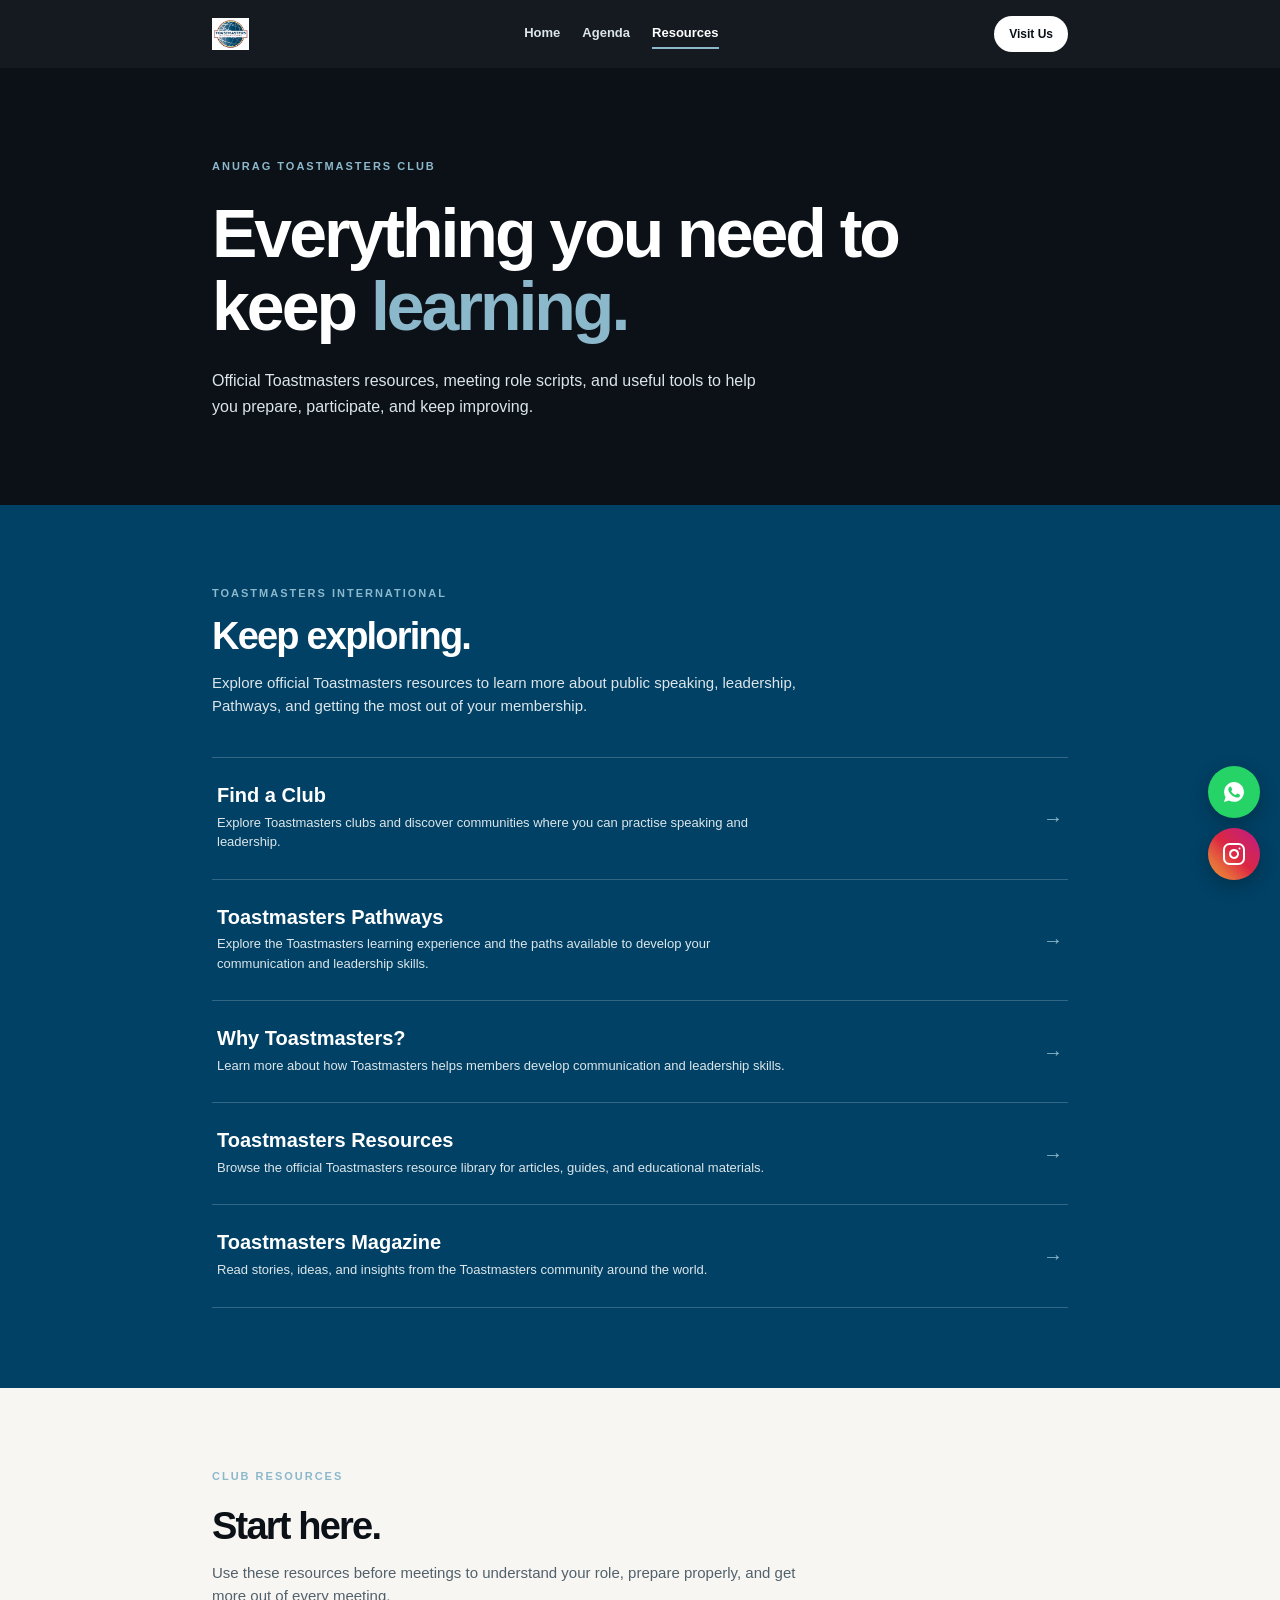
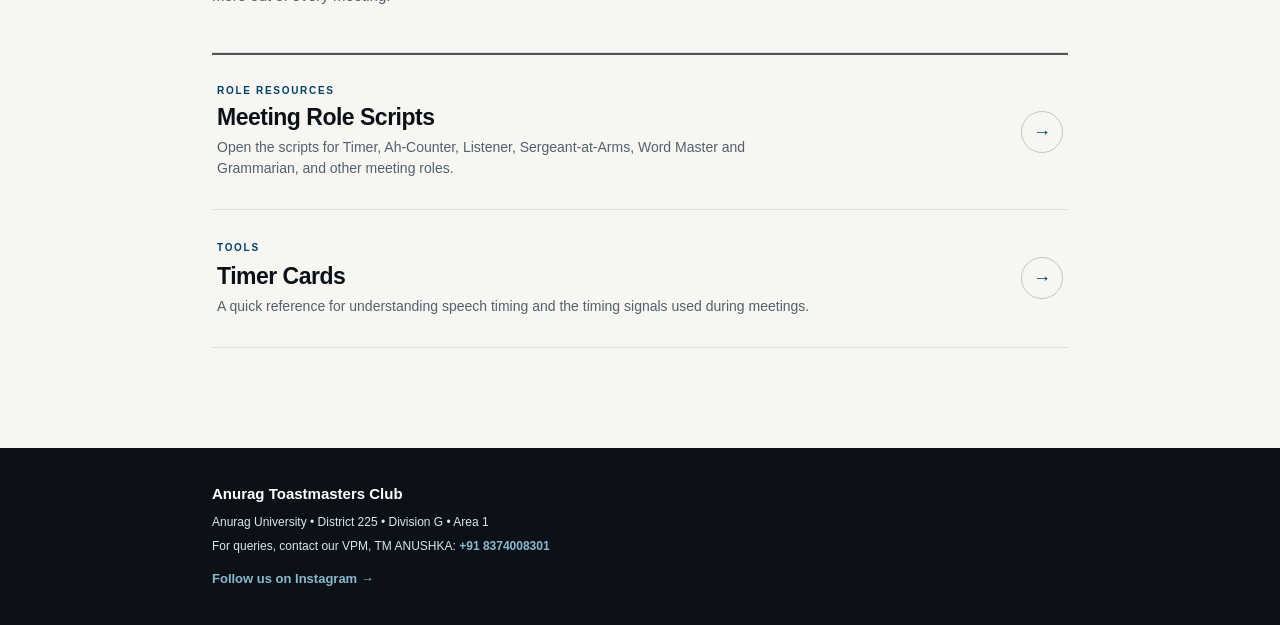
<file: resources.html>
<!DOCTYPE html>
<html lang="en">

<head>
<meta charset="UTF-8">
<meta name="viewport" content="width=device-width, initial-scale=1.0">

<title>Resources | Anurag Toastmasters Club</title>

<style>

/* =========================================================
   RESET + VARIABLES
========================================================= */

* {
    margin: 0;
    padding: 0;
    box-sizing: border-box;
}

:root {
    --black: #0B1117;
    --blue: #004165;
    --offwhite: #F7F6F2;
    --softblue: #DCE6EA;
    --white: #FFFFFF;
    --text: #0B1117;
    --muted: #52616B;
    --line: #D5E0E4;
}

html {
    scroll-behavior: smooth;
}

body {
    font-family: Arial, Helvetica, sans-serif;
    background: var(--offwhite);
    color: var(--text);
    line-height: 1.5;
    overflow-x: hidden;
}

h1, h2, h3 {
    font-family: Arial, Helvetica, sans-serif;
    line-height: 1.08;
}

a {
    text-decoration: none;
    color: inherit;
}

button {
    font-family: inherit;
}

.container {
    width: 100%;
    max-width: 900px;
    margin: auto;
    padding: 0 22px;
}


/* =========================================================
   NAVIGATION
========================================================= */

nav {
    position: sticky;
    top: 0;
    z-index: 1000;

    background: rgba(11, 17, 23, 0.96);
    backdrop-filter: blur(10px);

    padding: 16px 0;
}

.nav-inner {
    display: flex;
    justify-content: space-between;
    align-items: center;
}

.logo img {
    height: 32px;
    width: auto;
    display: block;
}

.nav-button {
    background: white;
    color: var(--black);

    padding: 9px 15px;
    border-radius: 30px;

    font-size: 12px;
    font-weight: 700;
}

.nav-links {
    display: none;
    align-items: center;
    gap: 22px;

    color: #DCE6EA;

    font-size: 13px;
    font-weight: 700;
}

.nav-links a {
    padding: 4px 0;
    border-bottom: 2px solid transparent;
}

.nav-links a.current,
.nav-links a:hover {
    color: white;
    border-bottom-color: #8CB8CC;
}


/* MOBILE MENU BUTTON */

.nav-toggle {
    display: flex;
    align-items: center;
    justify-content: center;

    width: 36px;
    height: 36px;

    background: transparent;
    border: 1px solid #52616B;
    border-radius: 8px;

    color: white;
    font-size: 18px;
    cursor: pointer;
}


/* MOBILE MENU */

.nav-mobile-menu {
    display: none;
    flex-direction: column;
    gap: 4px;

    padding: 14px 0 6px;
}

.nav-mobile-menu.open {
    display: flex;
}

.nav-mobile-menu a {
    color: #DCE6EA;
    font-size: 14px;
    font-weight: 700;

    padding: 10px 4px;

    border-bottom: 1px solid #1B2832;
}

.nav-mobile-menu a.current {
    color: #8CB8CC;
}


/* DESKTOP NAVIGATION */

@media (min-width: 768px) {

    .nav-links {
        display: flex;
    }

    .nav-toggle {
        display: none;
    }

    .nav-mobile-menu {
        display: none !important;
    }

}


/* =========================================================
   HERO / INTRO
========================================================= */

.resources-hero {
    background: var(--black);
    color: white;

    padding: 90px 0 85px;
}

.resources-label {
    color: #8CB8CC;

    font-size: 11px;
    font-weight: 800;

    letter-spacing: 2px;
    text-transform: uppercase;

    margin-bottom: 22px;
}

.resources-hero h1 {
    font-size: clamp(40px, 8vw, 68px);
    letter-spacing: -3px;

    max-width: 700px;

    margin-bottom: 25px;
}

.resources-hero h1 span {
    color: #8CB8CC;
}

.resources-hero p {
    color: #DCE6EA;

    font-size: 16px;
    line-height: 1.6;

    max-width: 570px;
}


/* =========================================================
   RESOURCE SECTION
========================================================= */

.resources-section {
    background: var(--offwhite);

    padding: 80px 0 100px;
}

.resource-intro {
    margin-bottom: 45px;
}

.resource-intro h2 {
    font-size: 38px;
    letter-spacing: -1.8px;

    margin-bottom: 15px;
}

.resource-intro p {
    color: var(--muted);

    font-size: 15px;

    max-width: 600px;
}


/* =========================================================
   RESOURCE LIST
========================================================= */

.resource-list {
    border-top: 1px solid var(--line);
}

.resource-item {
    display: flex;

    justify-content: space-between;
    align-items: center;

    gap: 30px;

    padding: 30px 5px;

    border-bottom: 1px solid var(--line);

    transition:
        padding 0.25s ease,
        background 0.25s ease;
}

.resource-item:hover {
    padding-left: 12px;
    padding-right: 12px;
}

.resource-item-content {
    flex: 1;
}

.resource-category {
    color: var(--blue);

    font-size: 10px;
    font-weight: 800;

    letter-spacing: 1.7px;

    margin-bottom: 9px;
}

.resource-item h3 {
    font-size: 23px;
    letter-spacing: -0.5px;

    margin-bottom: 7px;
}

.resource-item p {
    color: var(--muted);

    font-size: 14px;
    line-height: 1.5;

    max-width: 600px;
}

.resource-arrow {
    flex-shrink: 0;

    width: 42px;
    height: 42px;

    border: 1px solid #B8C8CE;
    border-radius: 50%;

    display: flex;
    align-items: center;
    justify-content: center;

    color: var(--blue);

    font-size: 18px;

    transition:
        background 0.25s ease,
        color 0.25s ease,
        transform 0.25s ease;
}

.resource-item:hover .resource-arrow {
    background: var(--blue);
    color: white;
    border-color: var(--blue);

    transform: translateX(3px);
}


/* =========================================================
   SCRIPT LIST
========================================================= */

.script-list {
    display: none;

    margin: 0 5px;

    border-bottom: 1px solid var(--line);
}

.script-list.open {
    display: block;
}

.script-item {
    display: flex;

    align-items: center;
    justify-content: space-between;

    gap: 20px;

    padding: 18px 15px;

    background: rgba(220, 230, 234, 0.35);

    border-top: 1px solid var(--line);

    color: var(--text);

    transition:
        background 0.2s ease,
        padding 0.2s ease;
}

.script-item:hover {
    background: var(--softblue);
    padding-left: 20px;
}

.script-item-name {
    display: flex;
    align-items: center;
    gap: 12px;

    font-size: 14px;
    font-weight: 700;
}

.pdf-icon {
    width: 30px;
    height: 30px;

    display: flex;
    align-items: center;
    justify-content: center;

    background: #E8EEF0;

    border: 1px solid #B8C8CE;
    border-radius: 6px;

    color: var(--blue);

    font-size: 11px;
    font-weight: 800;
}

.script-arrow {
    color: var(--blue);
    font-size: 18px;
    flex-shrink: 0;
}


/* =========================================================
   OFFICIAL TOASTMASTERS RESOURCES
========================================================= */

.official-section {
    background: var(--blue);
    color: white;

    padding: 80px 0;
}

.official-label {
    color: #8CB8CC;

    font-size: 11px;
    font-weight: 800;

    letter-spacing: 2px;
    text-transform: uppercase;

    margin-bottom: 15px;
}

.official-section h2 {
    font-size: 38px;
    letter-spacing: -1.8px;

    margin-bottom: 15px;
}

.official-section > .container > p {
    color: #DCE6EA;

    font-size: 15px;
    max-width: 600px;

    margin-bottom: 40px;
}

.official-list {
    border-top: 1px solid rgba(255,255,255,0.2);
}

.official-item {
    display: flex;

    justify-content: space-between;
    align-items: center;

    gap: 25px;

    padding: 27px 5px;

    border-bottom: 1px solid rgba(255,255,255,0.2);

    transition: padding 0.25s ease;
}

.official-item:hover {
    padding-left: 12px;
    padding-right: 12px;
}

.official-item h3 {
    font-size: 20px;

    margin-bottom: 6px;
}

.official-item p {
    color: #DCE6EA;

    font-size: 13px;

    max-width: 570px;
}

.official-arrow {
    color: #8CB8CC;

    font-size: 20px;

    flex-shrink: 0;
}


/* =========================================================
   FOOTER
========================================================= */

footer {
    background: var(--black);
    color: #DCE6EA;

    padding: 35px 0;
}

.footer-logo img {
    height: 26px;
    width: auto;

    display: block;

    margin-bottom: 12px;
}

.footer-title {
    color: white;

    font-weight: 800;
    font-size: 15px;
}

.footer-text {
    font-size: 12px;

    margin-top: 8px;
}

.footer-instagram {
    display: inline-block;

    margin-top: 14px;

    color: #8CB8CC;

    font-size: 13px;
    font-weight: 700;
}


/* =========================================================
   MOBILE
========================================================= */

@media (max-width: 600px) {

    .resources-hero {
        padding: 70px 0 65px;
    }

    .resources-hero h1 {
        letter-spacing: -2px;
    }

    .resources-section,
    .official-section {
        padding: 65px 0 75px;
    }

    .resource-intro h2,
    .official-section h2 {
        font-size: 32px;
    }

    .resource-item {
        padding: 25px 2px;
        gap: 18px;
    }

    .resource-item:hover {
        padding-left: 5px;
        padding-right: 5px;
    }

    .resource-item h3 {
        font-size: 20px;
    }

    .resource-item p {
        font-size: 13px;
    }

    .resource-arrow {
        width: 36px;
        height: 36px;

        font-size: 16px;
    }

    .official-item {
        padding: 24px 2px;
    }

    .official-item h3 {
        font-size: 18px;
    }

    .script-item {
        padding: 16px 10px;
    }

    .script-item-name {
        font-size: 13px;
        line-height: 1.35;
    }

}
/* =========================================================
   FLOATING LINKS
========================================================= */

.floating-links {
  position: fixed;
  bottom: 20px;
  right: 20px;
  z-index: 999;
  display: flex;
  flex-direction: column;
  gap: 10px;
}

.float-btn {
  width: 52px;
  height: 52px;
  border-radius: 50%;
  display: flex;
  align-items: center;
  justify-content: center;
  font-size: 22px;
  box-shadow: 0 6px 18px rgba(0,0,0,0.25);
}

.float-btn.whatsapp {
  background: #25D366;
}

.float-btn.instagram {
  background: linear-gradient(
    45deg,
    #f09433,
    #e6683c,
    #dc2743,
    #cc2366,
    #bc1888
  );
}

</style>
</head>


<body>


<!-- =====================================================
     NAVIGATION
===================================================== -->

<nav>

<div class="container nav-inner">

    <div class="logo">
        <img
            src="logo.jpg"
            alt="Anurag Toastmasters Logo">
    </div>


    <!-- DESKTOP NAV -->

    <div class="nav-links">

        <a href="index.html">
            Home
        </a>

        <a href="agenda.html">
            Agenda
        </a>

        <a
            href="resources.html"
            class="current">

            Resources

        </a>

    </div>


    <!-- RIGHT SIDE -->

    <div style="display:flex; align-items:center; gap:10px;">

        <a
            href="https://forms.gle/u5iXz8gvccPTfWBy9"
            target="_blank"
            rel="noopener noreferrer"
            class="nav-button">

            Visit Us

        </a>


        <!-- MOBILE MENU BUTTON -->

        <button
            class="nav-toggle"
            id="navToggle"
            type="button"
            aria-label="Open navigation menu"
            aria-expanded="false">

            ☰

        </button>

    </div>

</div>


<!-- MOBILE NAV MENU -->

<div class="container">

    <div
        class="nav-mobile-menu"
        id="navMobileMenu">

        <a href="index.html">
            Home
        </a>

        <a href="agenda.html">
            Agenda
        </a>

        <a
            href="resources.html"
            class="current">

            Resources

        </a>

    </div>

</div>

</nav>



<!-- =====================================================
     HERO
===================================================== -->

<section class="resources-hero">

<div class="container">

    <div class="resources-label">
        ANURAG TOASTMASTERS CLUB
    </div>

    <h1>
        Everything you need
        to keep <span>learning.</span>
    </h1>

    <p>
        Official Toastmasters resources, meeting role scripts,
        and useful tools to help you prepare, participate,
        and keep improving.
    </p>

</div>

</section>



<!-- =====================================================
     OFFICIAL TOASTMASTERS RESOURCES
===================================================== -->

<section class="official-section">

<div class="container">

    <div class="official-label">
        TOASTMASTERS INTERNATIONAL
    </div>

    <h2>
        Keep exploring.
    </h2>

    <p>
        Explore official Toastmasters resources to learn more
        about public speaking, leadership, Pathways, and
        getting the most out of your membership.
    </p>


    <div class="official-list">


        <!-- FIND A CLUB -->

        <a
            href="https://www.toastmasters.org/find-a-club"
            target="_blank"
            rel="noopener noreferrer"
            class="official-item">

            <div>

                <h3>
                    Find a Club
                </h3>

                <p>
                    Explore Toastmasters clubs and discover
                    communities where you can practise speaking
                    and leadership.
                </p>

            </div>

            <div class="official-arrow">
                →
            </div>

        </a>



        <!-- PATHWAYS -->

        <a
            href="https://www.toastmasters.org/pathways"
            target="_blank"
            rel="noopener noreferrer"
            class="official-item">

            <div>

                <h3>
                    Toastmasters Pathways
                </h3>

                <p>
                    Explore the Toastmasters learning experience
                    and the paths available to develop your
                    communication and leadership skills.
                </p>

            </div>

            <div class="official-arrow">
                →
            </div>

        </a>



        <!-- WHY TOASTMASTERS -->

        <a
            href="https://www.toastmasters.org/membership/why-toastmasters"
            target="_blank"
            rel="noopener noreferrer"
            class="official-item">

            <div>

                <h3>
                    Why Toastmasters?
                </h3>

                <p>
                    Learn more about how Toastmasters helps
                    members develop communication and leadership
                    skills.
                </p>

            </div>

            <div class="official-arrow">
                →
            </div>

        </a>



        <!-- EDUCATIONAL RESOURCES -->

        <a
            href="https://www.toastmasters.org/resources"
            target="_blank"
            rel="noopener noreferrer"
            class="official-item">

            <div>

                <h3>
                    Toastmasters Resources
                </h3>

                <p>
                    Browse the official Toastmasters resource
                    library for articles, guides, and educational
                    materials.
                </p>

            </div>

            <div class="official-arrow">
                →
            </div>

        </a>



        <!-- TOASTMASTERS MAGAZINE -->

        <a
            href="https://www.toastmasters.org/magazine"
            target="_blank"
            rel="noopener noreferrer"
            class="official-item">

            <div>

                <h3>
                    Toastmasters Magazine
                </h3>

                <p>
                    Read stories, ideas, and insights from the
                    Toastmasters community around the world.
                </p>

            </div>

            <div class="official-arrow">
                →
            </div>

        </a>


    </div>

</div>

</section>



<!-- =====================================================
     YOUR RESOURCES
     ROLE SCRIPTS + TIMER CARDS
===================================================== -->

<section class="resources-section">

<div class="container">

    <div class="resource-intro">

        <div class="resources-label">
            CLUB RESOURCES
        </div>

        <h2>
            Start here.
        </h2>

        <p>
            Use these resources before meetings to understand
            your role, prepare properly, and get more out of
            every meeting.
        </p>

    </div>


    <div class="resource-list">


        <!-- =================================================
             MEETING ROLE SCRIPTS
        ================================================= -->

        <button
            type="button"
            class="resource-item"
            id="scriptsToggle"
            aria-expanded="false"
            aria-controls="scriptList"
            style="width:100%; background:transparent; border-left:0; border-right:0; text-align:left; cursor:pointer; color:inherit;">

            <div class="resource-item-content">

                <div class="resource-category">
                    ROLE RESOURCES
                </div>

                <h3>
                    Meeting Role Scripts
                </h3>

                <p>
                    Open the scripts for Timer, Ah-Counter,
                    Listener, Sergeant-at-Arms, Word Master
                    and Grammarian, and other meeting roles.
                </p>

            </div>

            <div
                class="resource-arrow"
                id="scriptsArrow">

                →

            </div>

        </button>


        <!-- =================================================
             INDIVIDUAL SCRIPT PDFS
        ================================================= -->

        <div
            class="script-list"
            id="scriptList">


            <!-- AH COUNTER -->

            <a
                href="scripts/Ah-Counter.pdf"
                target="_blank"
                rel="noopener noreferrer"
                class="script-item">

                <div class="script-item-name">

                    <span class="pdf-icon">
                        PDF
                    </span>

                    Ah-Counter Role Script

                </div>

                <div class="script-arrow">
                    →
                </div>

            </a>


            <!-- LISTENER -->

            <a
                href="scripts/Active-Listner.pdf"
                target="_blank"
                rel="noopener noreferrer"
                class="script-item">

                <div class="script-item-name">

                    <span class="pdf-icon">
                        PDF
                    </span>

                    Listener's Role Script

                </div>

                <div class="script-arrow">
                    →
                </div>

            </a>


            <!-- SERGEANT AT ARMS -->

            <a
                href="scripts/Sergeant-At-Arms.pdf"
                target="_blank"
                rel="noopener noreferrer"
                class="script-item">

                <div class="script-item-name">

                    <span class="pdf-icon">
                        PDF
                    </span>

                    Sergeant-at-Arms (SAA) Role Script

                </div>

                <div class="script-arrow">
                    →
                </div>

            </a>


            <!-- TIMER -->

            <a
                href="scripts/Timer.pdf"
                target="_blank"
                rel="noopener noreferrer"
                class="script-item">

                <div class="script-item-name">

                    <span class="pdf-icon">
                        PDF
                    </span>

                    Timer's Role Script

                </div>

                <div class="script-arrow">
                    →
                </div>

            </a>


            <!-- WORD MASTER + GRAMMARIAN -->

            <a
                href="scripts/word-master-grammarian.pdf"
                target="_blank"
                rel="noopener noreferrer"
                class="script-item">

                <div class="script-item-name">

                    <span class="pdf-icon">
                        PDF
                    </span>

                    Word Master & Grammarian Role Script

                </div>

                <div class="script-arrow">
                    →
                </div>

            </a>


        </div>



        <!-- =================================================
             TIMER CARDS — POWERPOINT
        ================================================= -->

        <a
            href="Timer Cards.pptx"
            target="_blank"
            rel="noopener noreferrer"
            class="resource-item">

            <div class="resource-item-content">

                <div class="resource-category">
                    TOOLS
                </div>

                <h3>
                    Timer Cards
                </h3>

                <p>
                    A quick reference for understanding
                    speech timing and the timing signals
                    used during meetings.
                </p>

            </div>

            <div class="resource-arrow">
                →
            </div>

        </a>


    </div>

</div>

</section>



<!-- =====================================================
     FOOTER
===================================================== -->

<footer>

<div class="container">

    <div class="footer-logo">

        

    </div>


    <div class="footer-title">
        Anurag Toastmasters Club
    </div>


    <div class="footer-text">
        Anurag University • District 225 • Division G • Area 1
    </div>


    <div
        class="footer-text"
        style="margin-top:6px;">

        For queries, contact our VPM, TM ANUSHKA:

        <a
            href="tel:+918374008301"
            style="color:#8CB8CC; font-weight:700;">

            +91 8374008301

        </a>

    </div>


    <a
        href="https://www.instagram.com/anurag.toastmasters?igsh=cWU3YmJjYXFtaGRv"
        target="_blank"
        rel="noopener noreferrer"
        class="footer-instagram">

        Follow us on Instagram →

    </a>

</div>

</footer>



<!-- =====================================================
     JAVASCRIPT
===================================================== -->

<script>

/* =========================================================
   MOBILE NAVIGATION
========================================================= */

const navToggle = document.getElementById("navToggle");
const navMobileMenu = document.getElementById("navMobileMenu");

navToggle.addEventListener("click", function() {

    const isOpen =
        navMobileMenu.classList.toggle("open");

    navToggle.textContent =
        isOpen ? "✕" : "☰";

    navToggle.setAttribute(
        "aria-expanded",
        isOpen
    );

});


/* CLOSE MOBILE MENU WHEN A LINK IS CLICKED */

const mobileLinks =
    navMobileMenu.querySelectorAll("a");

mobileLinks.forEach(function(link) {

    link.addEventListener("click", function() {

        navMobileMenu.classList.remove("open");

        navToggle.textContent = "☰";

        navToggle.setAttribute(
            "aria-expanded",
            "false"
        );

    });

});


/* =========================================================
   MEETING ROLE SCRIPTS — OPEN / CLOSE
========================================================= */

const scriptsToggle =
    document.getElementById("scriptsToggle");

const scriptList =
    document.getElementById("scriptList");

const scriptsArrow =
    document.getElementById("scriptsArrow");


scriptsToggle.addEventListener("click", function() {

    const isOpen =
        scriptList.classList.toggle("open");

    scriptsToggle.setAttribute(
        "aria-expanded",
        isOpen
    );

    scriptsArrow.textContent =
        isOpen ? "↑" : "→";

});

</script>

<!-- =====================================================
     FLOATING LINKS
===================================================== -->

<div class="floating-links">

  <a
    href="https://chat.whatsapp.com/IYww5osOOqo86K6lhRHre8"
    target="_blank"
    class="float-btn whatsapp"
    title="Join our WhatsApp group"
    aria-label="WhatsApp"
  >
    <svg
      viewBox="0 0 24 24"
      width="24"
      height="24"
      fill="white"
      xmlns="http://www.w3.org/2000/svg"
    >
      <path d="M12.04 2C6.58 2 2.13 6.45 2.13 11.91c0 1.87.5 3.62 1.44 5.14L2 22l5.09-1.53a9.87 9.87 0 0 0 4.95 1.34h.01c5.46 0 9.9-4.45 9.9-9.91C21.95 6.45 17.5 2 12.04 2zm5.72 14.13c-.24.68-1.4 1.3-1.93 1.35-.5.05-1.02.24-3.43-.72-2.9-1.16-4.77-4.13-4.91-4.32-.14-.19-1.17-1.56-1.17-2.98 0-1.41.74-2.1 1-2.39.26-.28.57-.35.76-.35.19 0 .38 0 .55.01.18.01.42-.07.65.5.24.58.82 2 .89 2.14.07.14.12.31.02.5-.1.19-.15.31-.3.48-.15.17-.31.38-.44.51-.15.15-.3.31-.13.6.17.29.76 1.25 1.63 2.02 1.12.99 2.06 1.3 2.35 1.45.29.14.46.12.63-.07.17-.19.72-.84.91-1.13.19-.29.38-.24.63-.14.26.1 1.66.78 1.94.93.28.14.47.21.54.33.07.12.07.7-.17 1.38z"/>
    </svg>
  </a>

  <a
    href="https://www.instagram.com/anurag.toastmasters?igsh=cWU3YmJjYXFtaGRv"
    target="_blank"
    class="float-btn instagram"
    title="Follow us on Instagram"
    aria-label="Instagram"
  >
    <svg
      viewBox="0 0 24 24"
      width="24"
      height="24"
      fill="none"
      stroke="white"
      stroke-width="2"
      stroke-linecap="round"
      stroke-linejoin="round"
    >
      <rect
        x="2"
        y="2"
        width="20"
        height="20"
        rx="5.5"
        ry="5.5"
      />

      <path d="M16 11.37A4 4 0 1 1 12.63 8 4 4 0 0 1 16 11.37z"/>

      <line
        x1="17.5"
        y1="6.5"
        x2="17.51"
        y2="6.5"
      />
    </svg>
  </a>

</div>
</body>

</html>
</file>
<file: css/style.css>
:root{
  --blue: #1341FF;
  --blue-deep: #0A1B4D;
  --gold: #FFC400;
  --off-white: #F7F6F2;
  --ink: #0A0A0A;
  --gray: #6B6B6B;
}
*{margin:0;padding:0;box-sizing:border-box;}
html{scroll-behavior:smooth;}
body{
  background:var(--off-white);
  color:var(--ink);
  font-family:'Helvetica Neue', Arial, sans-serif;
  overflow-x:hidden;
}
.display{
  font-family:'Arial Black', 'Helvetica Neue', sans-serif;
  font-weight:900;
  letter-spacing:-0.03em;
  line-height:0.9;
  text-transform:uppercase;
}
a{color:inherit;text-decoration:none;}
ul{list-style:none;}
img{max-width:100%;display:block;}

/* scroll reveal */
.reveal{opacity:0;transform:translateY(24px);transition:opacity .7s ease, transform .7s ease;}
.reveal.in{opacity:1;transform:translateY(0);}

/* ================= HEADER ================= */
header{
  position:sticky;top:0;z-index:50;
  background:var(--off-white);
  border-bottom:3px solid var(--ink);
}
.header-top{
  display:flex;align-items:center;justify-content:space-between;
  padding:14px 28px;
  gap:20px;
  flex-wrap:wrap;
}
.brand{display:flex;align-items:center;gap:12px;}
.logo-slot{
  width:46px;height:46px;border:2px dashed var(--gray);
  display:flex;align-items:center;justify-content:center;
  font-size:8px;text-align:center;color:var(--gray);line-height:1.1;
  flex-shrink:0;overflow:hidden;
}
.logo-slot img{width:100%;height:100%;object-fit:contain;}
.brand-name{font-size:17px;font-weight:800;letter-spacing:-0.01em;line-height:1.15;}

.ti-affiliation{
  display:flex;align-items:center;gap:10px;
  font-size:12px;color:var(--gray);
  border-left:2px solid #ddd;padding-left:16px;
}
.ti-affiliation strong{color:var(--ink);font-weight:800;display:block;font-size:12px;}
.ti-affiliation a{color:var(--blue);font-weight:700;white-space:nowrap;}
.ti-affiliation a:hover{text-decoration:underline;}

nav{
  display:flex;gap:28px;font-weight:700;font-size:14px;
  text-transform:uppercase;letter-spacing:.03em;
  padding:0 28px 14px;
  border-top:1px solid #e5e3dc;
  padding-top:14px;
}
nav a{position:relative;padding-bottom:2px;}
nav a::after{content:"";position:absolute;left:0;bottom:-4px;width:0;height:2px;background:var(--blue);transition:width .2s;}
nav a:hover::after, nav a.active::after{width:100%;}
nav a.active{color:var(--blue);}
.nav-cta{background:var(--ink);color:var(--off-white);padding:8px 18px;margin-left:auto;}
.nav-cta::after{display:none;}

/* ================= GENERIC PAGE HERO ================= */
.page-hero{
  padding:70px 28px 50px;
}
.section-label{
  font-size:12px;font-weight:800;text-transform:uppercase;letter-spacing:.1em;
  color:var(--blue);margin-bottom:14px;
}
.page-hero h1{font-size:clamp(42px,7vw,90px);max-width:800px;}
.page-hero .sub{max-width:560px;margin-top:20px;font-size:17px;color:var(--gray);line-height:1.55;}

/* ================= BUTTONS ================= */
.btn-primary{
  display:inline-block;
  background:var(--ink);color:var(--off-white);
  padding:16px 30px;font-weight:800;font-size:15px;
  text-transform:uppercase;letter-spacing:.02em;
  border:2px solid var(--ink);
  transition:transform .15s;
}
.btn-primary:hover{transform:translate(-3px,-3px);box-shadow:5px 5px 0 var(--gold);}
.btn-ghost{
  display:inline-block;
  padding:16px 24px;font-weight:700;font-size:14px;
  border-bottom:2px solid var(--ink);
}

/* ================= STATS STRIP ================= */
.stats{
  background:var(--ink);color:var(--off-white);
  display:grid;grid-template-columns:repeat(3,1fr);
  padding:50px 28px;gap:20px;
}
.stat-num{font-size:clamp(38px,5.5vw,70px);font-weight:900;color:var(--gold);line-height:1;}
.stat-label{margin-top:10px;font-size:13px;text-transform:uppercase;letter-spacing:.05em;color:#CFCFCF;}
.stat-note{font-size:11px;color:#8a8a8a;margin-top:6px;}

/* ================= CARD GRIDS ================= */
.card-grid{display:grid;grid-template-columns:repeat(3,1fr);gap:2px;background:var(--ink);}
.card{background:var(--off-white);padding:34px 26px;min-height:200px;display:flex;flex-direction:column;justify-content:space-between;}
.card.blue{background:var(--blue);color:white;}
.card-eyebrow{font-size:12px;text-transform:uppercase;letter-spacing:.04em;opacity:.65;font-weight:700;}
.card-body{font-size:20px;font-weight:800;margin-top:16px;line-height:1.3;}

/* ================= TABLE TOPICS WIDGET ================= */
.widget{padding:90px 28px;background:var(--gold);}
.widget-inner{max-width:760px;margin:0 auto;text-align:center;}
.widget h2{font-size:clamp(30px,4.5vw,48px);margin-bottom:10px;}
.widget p{color:var(--blue-deep);font-size:16px;margin-bottom:36px;}
.tt-box{background:var(--ink);color:white;padding:44px 30px;min-height:170px;display:flex;align-items:center;justify-content:center;}
#tt-prompt{font-size:clamp(20px,3.2vw,30px);font-weight:800;line-height:1.3;}
.tt-controls{margin-top:26px;display:flex;gap:14px;justify-content:center;flex-wrap:wrap;}
.tt-btn{background:var(--blue);color:white;border:none;padding:14px 26px;font-weight:800;font-size:14px;text-transform:uppercase;cursor:pointer;}
.tt-btn.secondary{background:transparent;color:var(--ink);border:2px solid var(--ink);}
#tt-timer{font-size:15px;font-weight:800;margin-top:16px;color:var(--blue-deep);height:20px;}

/* ================= PRINCIPLES / SHORT LINES ================= */
.principle-row{display:grid;grid-template-columns:repeat(auto-fit,minmax(220px,1fr));gap:2px;background:var(--ink);}
.principle{background:var(--off-white);padding:28px 22px;min-height:130px;display:flex;align-items:center;font-size:16px;font-weight:700;line-height:1.35;}

/* ================= COMPARISON ================= */
.compare{padding:90px 28px;background:var(--blue-deep);color:white;}
.compare h2{font-size:clamp(30px,4.5vw,50px);max-width:600px;margin-bottom:44px;}
.compare-grid{display:grid;grid-template-columns:1fr 1fr;gap:2px;background:#2a3a7a;}
.compare-col{padding:34px 28px;background:var(--blue-deep);}
.compare-col.highlight{background:var(--blue);}
.compare-col h3{font-size:13px;text-transform:uppercase;letter-spacing:.06em;opacity:.7;margin-bottom:18px;}
.compare-col li{font-size:16px;padding:10px 0;border-top:1px solid rgba(255,255,255,.15);}

/* ================= TI INFO PANEL (About page) ================= */
.ti-panel{
  margin:0 28px 90px;
  background:var(--off-white);
  border:3px solid var(--ink);
  padding:36px;
  display:grid;grid-template-columns:auto 1fr;gap:28px;align-items:center;
}
.ti-panel .logo-slot{width:70px;height:70px;font-size:9px;}
.ti-panel h3{font-size:20px;margin-bottom:8px;}
.ti-panel p{color:var(--gray);font-size:15px;line-height:1.5;max-width:560px;}
.ti-panel a.learn-more{color:var(--blue);font-weight:800;display:inline-block;margin-top:10px;}
.ti-panel a.learn-more:hover{text-decoration:underline;}

/* ================= TIMELINE (Meetings page) ================= */
.timeline{padding:90px 28px;}
.timeline h2{font-size:clamp(32px,5vw,54px);max-width:640px;margin-bottom:50px;}
.tl-item{
  display:grid;grid-template-columns:120px 1fr;gap:24px;
  padding:26px 0;border-top:2px solid var(--ink);
}
.tl-item:last-child{border-bottom:2px solid var(--ink);}
.tl-time{font-weight:900;font-size:15px;color:var(--blue);}
.tl-title{font-weight:800;font-size:19px;margin-bottom:6px;}
.tl-desc{color:var(--gray);font-size:15px;line-height:1.5;max-width:520px;}

/* ================= STEPS (Join page) ================= */
.steps{padding:90px 28px;}
.steps h2{font-size:clamp(32px,5vw,54px);max-width:640px;margin-bottom:50px;}
.step-list{display:flex;flex-direction:column;}
.step{
  display:grid;grid-template-columns:80px 1fr;gap:24px;
  padding:30px 0;border-top:2px solid var(--ink);
}
.step:last-child{border-bottom:2px solid var(--ink);}
.step-num{font-size:40px;font-weight:900;color:var(--gold);-webkit-text-stroke:2px var(--ink);}
.step-title{font-weight:800;font-size:20px;margin-bottom:8px;}
.step-desc{color:var(--gray);font-size:15px;line-height:1.5;max-width:520px;}

/* ================= LOGISTICS ================= */
.logistics{padding:0 28px 90px;display:grid;grid-template-columns:repeat(3,1fr);gap:2px;background:var(--ink);}
.logi-card{background:var(--off-white);padding:30px 26px;}
.logi-card h4{font-size:12px;text-transform:uppercase;color:var(--blue);font-weight:800;margin-bottom:10px;}
.logi-card p{font-size:18px;font-weight:700;}

/* ================= FAQ ================= */
.faq{padding:90px 28px;background:var(--blue-deep);color:white;}
.faq h2{font-size:clamp(30px,4.5vw,50px);max-width:600px;margin-bottom:44px;}
.faq-item{border-top:1px solid rgba(255,255,255,.2);padding:22px 0;}
.faq-item:last-child{border-bottom:1px solid rgba(255,255,255,.2);}
.faq-q{font-weight:800;font-size:17px;}
.faq-a{color:#cfd6f2;font-size:15px;margin-top:10px;max-width:600px;line-height:1.5;}

/* ================= CTA / FOOTER ================= */
.cta{padding:110px 28px;text-align:center;background:var(--gold);}
.cta h2{font-size:clamp(38px,7vw,90px);margin-bottom:30px;}
footer{
  background:var(--ink);color:#aaa;padding:36px 28px;
  display:flex;justify-content:space-between;flex-wrap:wrap;gap:16px;
  font-size:13px;
}
footer a:hover{color:white;}

[data-placeholder]{outline:1px dashed var(--gray);outline-offset:3px;}

@media(max-width:820px){
  nav{flex-wrap:wrap;gap:16px;}
  .ti-affiliation{border-left:none;padding-left:0;width:100%;order:3;border-top:1px solid #ddd;padding-top:10px;margin-top:6px;}
  .card-grid{grid-template-columns:1fr;}
  .compare-grid{grid-template-columns:1fr;}
  .logistics{grid-template-columns:1fr;}
  .stats{grid-template-columns:1fr;}
  .ti-panel{grid-template-columns:1fr;text-align:left;}
  .tl-item, .step{grid-template-columns:1fr;}
}
/* MOBILE OVERFLOW FIX */
html,
body {
    width: 100%;
    max-width: 100%;
    overflow-x: hidden;
}

* {
    box-sizing: border-box;
}

img,
video {
    max-width: 100%;
    height: auto;
}

.hero,
.hero-content,
section,
.container {
    max-width: 100%;
    overflow-x: hidden;
}

.hero h1 {
    max-width: 100%;
    overflow-wrap: break-word;
    word-break: normal;
}

/* ================= MOBILE FIX ================= */

@media (max-width: 600px) {

    .hero h1 {
        font-size: 11vw;
        line-height: 0.95;
        letter-spacing: -0.045em;
        max-width: 100%;
        overflow-wrap: anywhere;
    }

    .hero {
        width: 100%;
        max-width: 100%;
        overflow: hidden;
    }

    .hero-content {
        width: 100%;
        max-width: 100%;
        padding-left: 22px;
        padding-right: 22px;
        overflow: hidden;
    }

    /* Prevent any section from creating horizontal scroll */
    section {
        width: 100%;
        max-width: 100%;
        overflow: hidden;
    }

    /* Mobile header */
    .header-top {
        padding: 14px 18px;
    }

    .brand-name {
        font-size: 15px;
    }

    /* Navigation */
    nav {
        padding: 12px 18px;
        gap: 12px;
        overflow-x: auto;
        flex-wrap: nowrap;
        scrollbar-width: none;
    }

    nav::-webkit-scrollbar {
        display: none;
    }

    nav a {
        white-space: nowrap;
        font-size: 11px;
    }

    /* General mobile spacing */
    .page-hero,
    .timeline,
    .steps,
    .faq,
    .compare {
        padding-left: 22px;
        padding-right: 22px;
    }

    /* Make buttons fit */
    .btn-primary,
    .btn-ghost {
        max-width: 100%;
    }

}
/* MOBILE HERO HEADING FIX */
@media (max-width: 600px) {

    .hero h1 {
        width: 100%;
        max-width: 100%;
        font-size: clamp(38px, 10.5vw, 52px);
        line-height: 0.95;
        letter-spacing: -0.04em;
        overflow-wrap: normal;
        word-break: normal;
    }

    .hero h1 span {
        display: inline;
        max-width: 100%;
    }

    .hero .container {
        width: 100%;
        max-width: 100%;
        padding-left: 22px;
        padding-right: 22px;
        box-sizing: border-box;
    }

}
/* FINAL MOBILE WIDTH FIX */
html,
body {
    width: 100%;
    min-width: 0;
    max-width: 100%;
    overflow-x: hidden !important;
}

.hero {
    width: 100% !important;
    max-width: 100% !important;
    min-width: 0 !important;
    overflow: hidden !important;
}

.hero .container {
    width: 100% !important;
    max-width: 100% !important;
    min-width: 0 !important;
    margin: 0 !important;
    padding-left: 22px !important;
    padding-right: 22px !important;
}

.hero h1 {
    width: 100% !important;
    max-width: 100% !important;
    min-width: 0 !important;
    font-size: clamp(36px, 10vw, 50px) !important;
    overflow-wrap: break-word !important;
}
</file>
